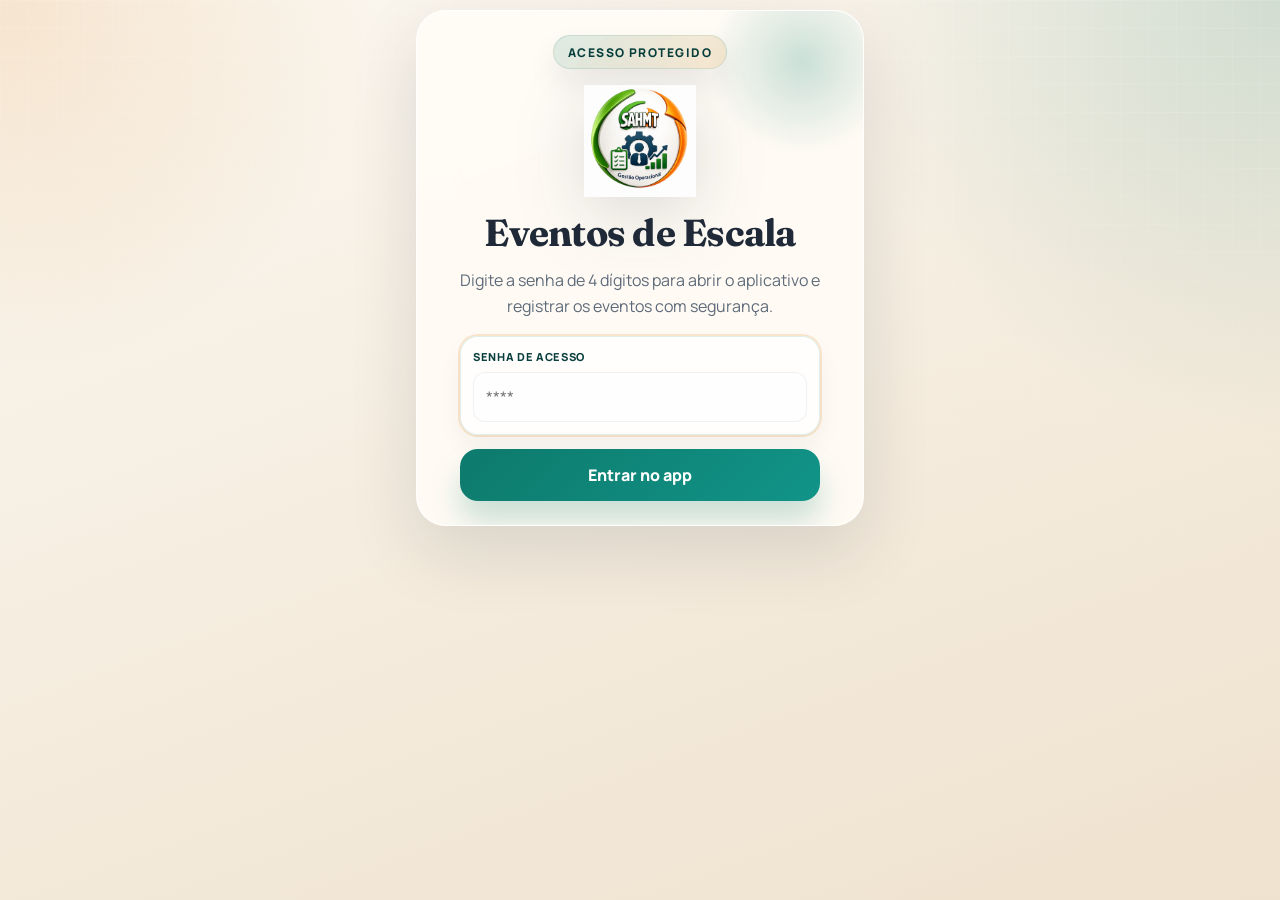
<file: eventos/index.html>
<!DOCTYPE html>
<html lang="pt-BR">
  <head>
    <meta charset="utf-8" />
    <meta name="viewport" content="width=device-width, initial-scale=1" />
    <meta name="theme-color" content="#0f766e" />
    <meta
      name="description"
      content="PWA para registrar eventos de escala com envio em tempo real para o Google Sheets."
    />
    <link rel="manifest" href="manifest.webmanifest" />
    <link rel="icon" href="assets/icon-192.png" sizes="192x192" />
    <link rel="apple-touch-icon" href="assets/icon-192.png" />
    <link rel="preconnect" href="https://fonts.googleapis.com" />
    <link rel="preconnect" href="https://fonts.gstatic.com" crossorigin />
    <link
      href="https://fonts.googleapis.com/css2?family=Fraunces:wght@600;700&family=Manrope:wght@400;500;700;800&display=swap"
      rel="stylesheet"
    />
    <title>Eventos de Escala</title>
    <link rel="stylesheet" href="styles.css" />
  </head>
  <body>
    <main class="app-shell">
      <section class="auth-card" id="authCard">
        <div class="hero-badge">Acesso protegido</div>
        <img class="hero-logo auth-logo" src="assets/hero-icon.png" alt="Gestão Operacional" />
        <h1>Eventos de Escala</h1>
        <p class="auth-copy">
          Digite a senha de 4 dígitos para abrir o aplicativo e registrar os eventos com segurança.
        </p>
        <form id="authForm" class="auth-form" novalidate>
          <label class="field field-accent-a auth-field">
            <span>Senha de acesso</span>
            <input
              id="passwordInput"
              name="password"
              type="password"
              inputmode="numeric"
              pattern="[0-9]*"
              maxlength="4"
              placeholder="****"
              required
            />
          </label>
          <button type="submit" id="unlockButton">Entrar no app</button>
        </form>
      </section>

      <div id="appContent" class="hidden">
        <section class="hero-card">
          <img class="hero-logo" src="assets/hero-icon.png" alt="Gestão Operacional" />
          <h1>Eventos de Escala</h1>
        </section>

        <section class="install-card" id="installCard">
          <div>
            <p class="queue-title">Instalar no smartphone</p>
            <p class="queue-copy" id="installHelpText">
              Adicione este app à tela inicial para usar como aplicativo no celular.
            </p>
          </div>
          <button type="button" id="installButton" class="secondary-button">
            Instalar aplicativo
          </button>
        </section>

        <section class="form-card">
          <div class="section-heading">
            <p class="queue-title">Lançamento do evento</p>
          </div>

          <form id="eventForm" novalidate>
            <div class="field-grid">
              <label class="field field-accent-a">
                <span>Data do Evento</span>
                <input id="data" name="data" type="date" required />
              </label>

              <label class="field field-accent-b">
                <span>Tipo de Evento</span>
                <select id="evento" name="evento" required></select>
              </label>

              <label class="field field-accent-a hidden" id="eventoOutroField">
                <span>Descrição do evento</span>
                <input
                  id="eventoOutro"
                  name="eventoOutro"
                  type="text"
                  maxlength="120"
                  placeholder="Descreva o evento"
                />
              </label>

              <label class="field field-accent-b hidden" id="atrasoTempoField">
                <span>Múltiplo do atraso</span>
                <select id="atrasoTempo" name="atrasoTempo"></select>
              </label>

              <label class="field field-accent-a" id="ausenteField">
                <span>Membro Ausente/Atrasado</span>
                <select id="ausente" name="ausente" required></select>
              </label>

              <label class="field field-accent-b" id="presenteField">
                <span>Substituto</span>
                <select id="presente" name="presente" required></select>
              </label>

              <label class="field field-accent-a" id="turnoField">
                <span>Turno</span>
                <select id="turno" name="turno" required></select>
              </label>

              <label class="field field-accent-b" id="devedorField">
                <span>Pagador</span>
                <select id="devedor" name="devedor" required></select>
              </label>
            </div>

            <label class="field field-accent-a field-wide" id="credorField">
              <span>Credor</span>
              <input id="credorResultado" name="credorResultado" type="text" readonly value="Caixinha" />
            </label>

            <div class="actions">
              <button type="submit" id="submitButton">
                <span class="submit-alert">ATENÇÃO</span>
                <span class="submit-main">Registrar evento</span>
                <span class="submit-sub">Confira os dados antes do envio!</span>
              </button>
            </div>
          </form>
        </section>

        <section class="queue-card">
          <div>
            <p class="queue-title">Fila offline</p>
            <p class="queue-copy">
              Se a internet cair, o app guarda os registros e tenta reenviar depois.
            </p>
          </div>
          <strong id="queueCount">0 pendente(s)</strong>
        </section>

        <div class="queue-action">
          <button type="button" id="syncButton" class="secondary-button">
            Reenviar pendentes
          </button>
        </div>

        <section class="history-card">
          <div class="history-head">
            <div>
              <p class="queue-title">Último registro sincronizado</p>
              <p class="queue-copy">
                Confirmação visual do último conteúdo encontrado diretamente na planilha.
              </p>
            </div>
          </div>
          <div id="latestSyncedCard" class="history-list"></div>
        </section>

        <div class="notes-action">
          <button type="button" id="annotationsButton" class="secondary-button report-button">
            Abrir anotações do dia
          </button>
        </div>

        <div class="notes-action">
          <button type="button" id="notesRemindersButton" class="secondary-button report-button">
            Lembretes das anotações
          </button>
        </div>

        <section class="monthly-card hidden" id="annotationsSection">
          <div class="history-head">
            <div>
              <p class="queue-title">Anotações do Dia</p>
              <p class="queue-copy">
                A área sempre abre pronta para uma nova anotação e envia o conteúdo para a aba `ANOTACOES`.
              </p>
            </div>
          </div>

          <form id="annotationsForm" class="annotations-form" novalidate>
            <label class="field field-accent-b annotations-field">
              <span>Notas</span>
              <textarea
                id="annotationText"
                name="annotationText"
                rows="7"
                maxlength="4000"
                placeholder="Digite aqui as anotações do dia"
                required
              ></textarea>
            </label>

            <div class="actions">
              <button type="submit" id="saveAnnotationButton">Salvar anotações</button>
            </div>
          </form>

          <div class="section-close-action">
            <button type="button" id="closeAnnotationsButton" class="secondary-button report-button">
              Ocultar anotações do dia
            </button>
          </div>
        </section>

        <section class="monthly-card hidden" id="notesRemindersSection">
          <div class="history-head">
            <div>
              <p class="queue-title">Lembretes das Anotações</p>
              <p class="queue-copy">
                Escolha o mês e, se quiser, um dia específico para revisar rapidamente as anotações salvas.
              </p>
            </div>
          </div>

          <div class="monthly-toolbar">
            <label class="field field-accent-b monthly-field">
              <span>Mês das anotações</span>
              <select id="notesMonthSelect" name="notesMonthSelect"></select>
            </label>

            <label class="field field-accent-a monthly-field">
              <span>Dia da anotação</span>
              <input id="notesDateFilter" name="notesDateFilter" type="date" />
            </label>
          </div>

          <div class="monthly-summary" id="notesMonthInfo">Nenhum mês disponível.</div>
          <div id="notesRemindersList" class="monthly-records-list"></div>

          <div class="section-close-action">
            <button type="button" id="closeNotesRemindersButton" class="secondary-button report-button">
              Ocultar lembretes das anotações
            </button>
          </div>
        </section>

        <div class="report-action">
          <button type="button" id="summaryToggleButton" class="secondary-button report-button">
            Abrir resumo mensal
          </button>
        </div>

        <section class="monthly-card hidden" id="summarySection">
          <div class="history-head">
            <div>
              <p class="queue-title">Resumo Mensal</p>
              <p class="queue-copy">
                Visualize as relações de pagamento do mês escolhido e gere um PDF para compartilhamento.
              </p>
            </div>
          </div>

          <div class="monthly-toolbar">
            <label class="field field-accent-a monthly-field">
              <span>Mês de referência</span>
              <select id="summaryMonthSelect" name="summaryMonthSelect"></select>
            </label>
          </div>

          <div class="monthly-summary" id="summaryMonthInfo">Nenhum mês disponível.</div>
          <div id="monthlySummaryList" class="monthly-records-list"></div>

          <div class="section-close-action">
            <button type="button" id="summaryShareButton" class="secondary-button report-button">
              Enviar PDF no WhatsApp
            </button>
          </div>
        </section>
      </div>
    </main>

    <div class="sr-only" aria-live="polite">
      <span class="status-dot" id="connectionDot"></span>
      <span id="connectionText">Carregando status...</span>
    </div>

    <div id="toast" class="toast" role="status" aria-live="polite"></div>

    <script src="config.js"></script>
    <script src="app.js" type="module"></script>
  </body>
</html>
</file>
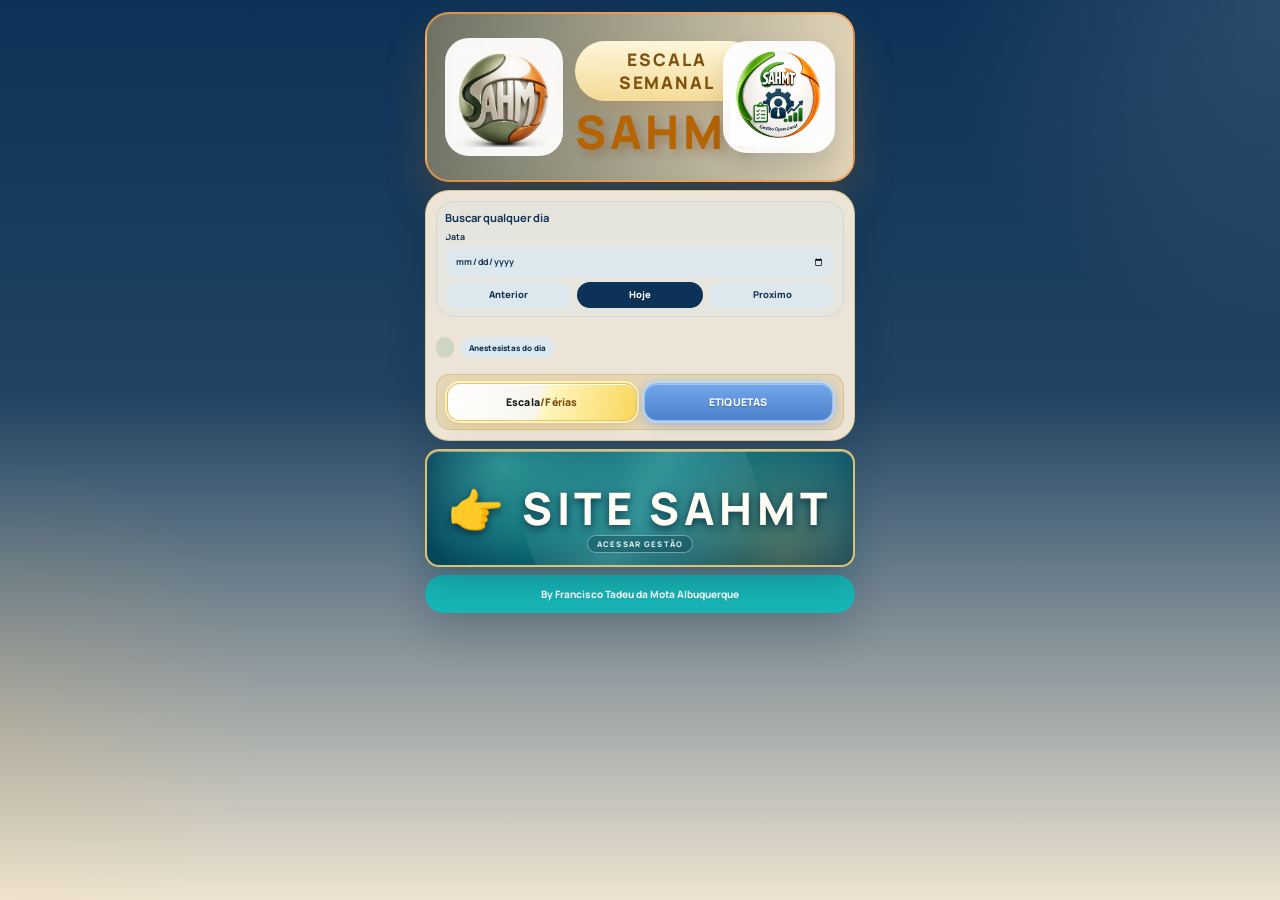
<file: atualizar-v2.html>
<!DOCTYPE html>
<html lang="pt-BR">
<head>
  <meta charset="UTF-8">
  <meta name="viewport" content="width=device-width, initial-scale=1.0">
  <title>SAHMT</title>
  <meta name="theme-color" content="#0d3257">
  <meta name="description" content="Agenda SAHMT com escala diaria, ferias da semana e acesso rapido por data.">
  <link rel="manifest" href="./manifest.webmanifest">
  <link rel="apple-touch-icon" href="./icons/icon-192.png">
  <link rel="preconnect" href="https://fonts.googleapis.com">
  <link rel="preconnect" href="https://fonts.gstatic.com" crossorigin>
  <link href="https://fonts.googleapis.com/css2?family=Manrope:wght@400;500;700;800&display=swap" rel="stylesheet">
  <link rel="stylesheet" href="./styles.css">
</head>
<body>
  <div class="page-shell">
    <main class="app-frame">
      <section class="hero-card">
        <a
          class="hero-logo-wrap hero-logo-link"
          href="https://anestesiahmtforms.github.io/"
          target="_blank"
          rel="noopener noreferrer"
          aria-label="Abrir pagina Anestesia HMT Forms"
        >
          <img src="./sahmt_option1_clean.png" alt="Logo SAHMT" class="hero-logo">
        </a>
        <div class="hero-copy">
          <span class="hero-kicker">Escala semanal</span>
          <h1>SAHMT</h1>
        </div>
        <button
          id="eventsLauncher"
          class="hero-side-icon"
          type="button"
          aria-label="Abrir app Gestao Operacional"
        >
          <img src="./gestao_operacional.png" alt="Gestao Operacional" class="hero-side-icon__image">
        </button>
      </section>

      <section id="scheduleCard" class="panel-card schedule-card">
        <section class="search-banner">
          <div class="card-header">
            <div>
              <p class="card-title">Buscar qualquer dia</p>
            </div>
            <p id="rangeLabel" class="range-label"></p>
          </div>

          <div id="outOfRangeNotice" class="notice hidden">
            A data escolhida nao esta na escala.
          </div>

          <div class="controls-grid">
            <label class="date-field" for="dateInput">
              <span>Data</span>
              <input id="dateInput" type="date">
            </label>

            <button id="installButton" class="install-banner hidden" type="button">
              Instalar app na tela do smartphone
            </button>

            <div class="quick-actions">
              <button id="prevButton" class="soft-button" type="button">Anterior</button>
              <button id="todayButton" class="primary-button" type="button">Hoje</button>
              <button id="nextButton" class="soft-button" type="button">Proximo</button>
            </div>
          </div>
        </section>

        <div class="schedule-top">
          <div>
            <p id="scheduleHeading" class="eyebrow"></p>
            <h2 id="formattedDate" class="date-title"></h2>
          </div>
          <span id="todayBadge" class="today-badge hidden">Hoje</span>
        </div>

        <div class="badge-row">
          <span id="weekdayBadge" class="capsule capsule-green"></span>
          <span class="capsule capsule-blue">Anestesistas do dia</span>
        </div>

        <div id="emptyState" class="empty-state hidden">
          Sem escala cadastrada para esta data.
        </div>

        <div id="siglasGrid" class="siglas-grid"></div>

        <section id="vacationCard" class="sub-banner vacation-banner">
          <div class="vacation-banner__actions">
            <a
              class="vacation-file-link vacation-file-link--scale"
              href="./escala-ferias.html"
              aria-label="Abrir escala e ferias 2026"
            ><span class="vacation-file-link__scale">Escala</span><span class="vacation-file-link__vacation">/F&eacute;rias</span></a>
            <a
              class="vacation-file-link vacation-file-link--labels"
              href="https://anestesiahmtforms.github.io/anestesiahmtformsetiqueta.github.io/"
              target="_blank"
              rel="noopener noreferrer"
              aria-label="Abrir aplicativo de etiquetas"
            >ETIQUETAS</a>
          </div>
        </section>
      </section>

      <a id="siteBanner" class="site-banner" href="#" target="_blank" rel="noopener noreferrer">👉 SITE SAHMT</a>

      <footer class="footer-banner">
        By Francisco Tadeu da Mota Albuquerque
      </footer>
    </main>
  </div>

  <div id="contactModal" class="contact-modal hidden" aria-hidden="true">
    <div id="contactBackdrop" class="contact-modal__backdrop"></div>
    <section class="contact-sheet" role="dialog" aria-modal="true" aria-labelledby="contactTitle">
      <div class="contact-sheet__header">
        <div>
          <p id="contactKicker" class="contact-sheet__kicker">Sigla selecionada</p>
          <h2 id="contactTitle">Contato SAHMT</h2>
        </div>
        <button id="closeContactModal" class="contact-sheet__close" type="button" aria-label="Fechar contato">Fechar</button>
      </div>

      <p id="contactSummary" class="contact-sheet__summary"></p>
      <div id="contactList" class="contact-list"></div>
    </section>
  </div>

  <div id="eventsModal" class="events-modal hidden" aria-hidden="true">
    <div id="eventsBackdrop" class="events-modal__backdrop"></div>
    <section class="events-sheet" role="dialog" aria-modal="true" aria-labelledby="eventsTitle">
      <div class="events-sheet__header">
        <div>
          <h2 id="eventsTitle">Gestao Operacional</h2>
        </div>
        <button id="closeEventsModal" class="events-sheet__close" type="button" aria-label="Fechar Gestao Operacional">Fechar</button>
      </div>

      <div class="events-frame-wrap">
        <iframe
          id="eventsFrame"
          class="events-frame"
          title="Gestao Operacional SAHMT"
          loading="lazy"
          referrerpolicy="strict-origin-when-cross-origin"
          allow="clipboard-read; clipboard-write"
        ></iframe>
      </div>
    </section>
  </div>

  <div id="noticeModal" class="notice-modal hidden" aria-hidden="true">
    <div class="notice-modal__backdrop"></div>
    <section class="notice-card" role="dialog" aria-modal="true" aria-labelledby="noticeTitle">
      <div class="notice-card__glow"></div>
      <p id="noticeEyebrow" class="notice-card__eyebrow"></p>
      <h2 id="noticeTitle"></h2>
      <p id="noticeMessage" class="notice-card__message"></p>
      <div class="notice-card__footer">
        <p id="noticeCountdown" class="notice-card__countdown" aria-live="polite"></p>
        <button id="closeNoticeModal" class="notice-card__close" type="button" disabled>Fechar aviso</button>
      </div>
    </section>
  </div>

  <script src="./data.js?v=20260721-3"></script>
  <script src="./contacts.js?v=20260721-3"></script>
  <script src="./sync-config.js?v=20260721-3"></script>
  <script src="./notices.js?v=20260721-3"></script>
  <script src="./app.js?v=20260721-3"></script>
</body>
</html>
</file>
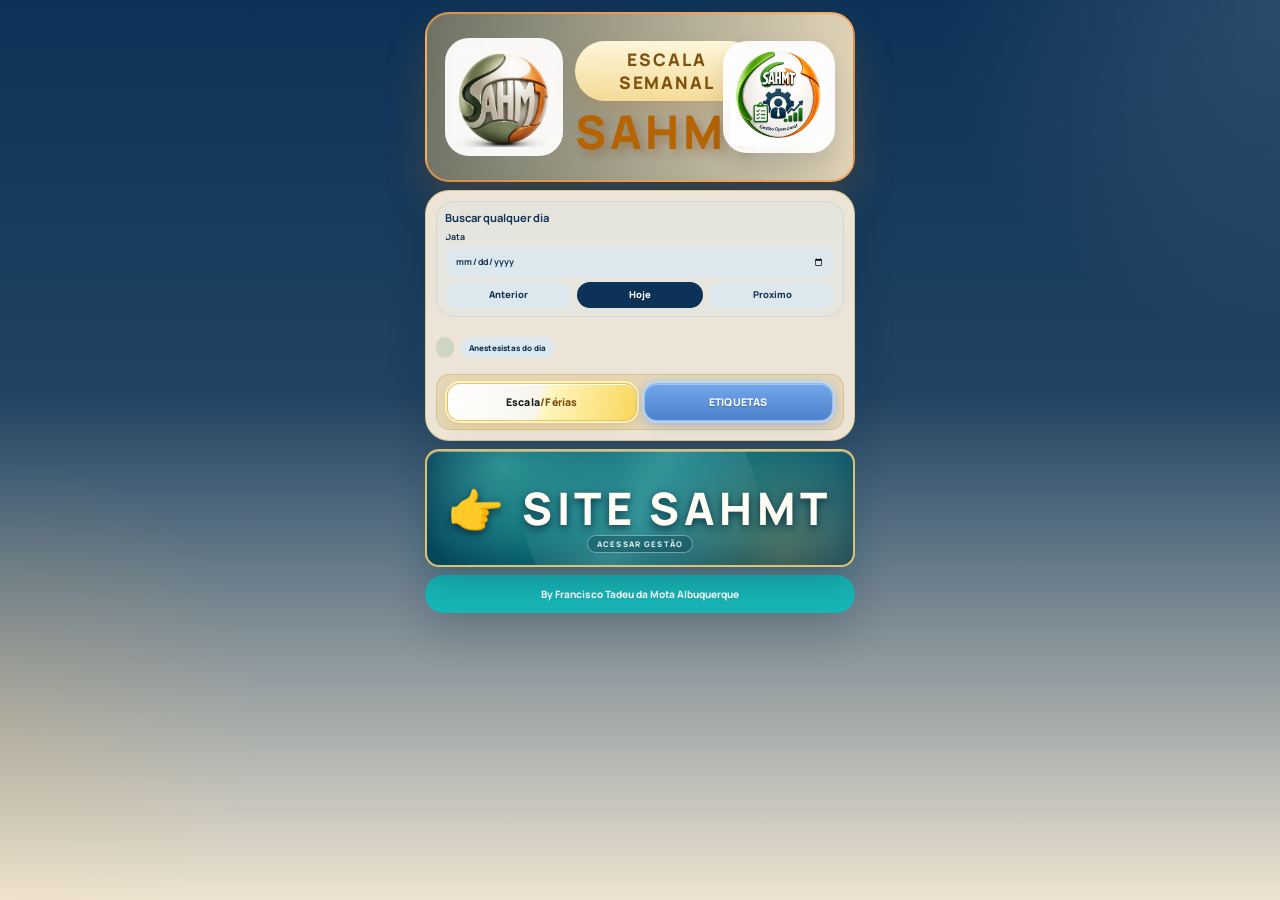
<file: atualizar-v3.html>
<!DOCTYPE html>
<html lang="pt-BR">
<head>
  <meta charset="UTF-8">
  <meta name="viewport" content="width=device-width, initial-scale=1.0">
  <title>SAHMT</title>
  <meta name="theme-color" content="#0d3257">
  <meta name="description" content="Agenda SAHMT com escala diaria, ferias da semana e acesso rapido por data.">
  <link rel="manifest" href="./manifest.webmanifest">
  <link rel="apple-touch-icon" href="./icons/icon-192.png">
  <link rel="preconnect" href="https://fonts.googleapis.com">
  <link rel="preconnect" href="https://fonts.gstatic.com" crossorigin>
  <link href="https://fonts.googleapis.com/css2?family=Manrope:wght@400;500;700;800&display=swap" rel="stylesheet">
  <link rel="stylesheet" href="./styles.css">
</head>
<body>
  <div class="page-shell">
    <main class="app-frame">
      <section class="hero-card">
        <a
          class="hero-logo-wrap hero-logo-link"
          href="https://anestesiahmtforms.github.io/"
          target="_blank"
          rel="noopener noreferrer"
          aria-label="Abrir pagina Anestesia HMT Forms"
        >
          <img src="./sahmt_option1_clean.png" alt="Logo SAHMT" class="hero-logo">
        </a>
        <div class="hero-copy">
          <span class="hero-kicker">Escala semanal</span>
          <h1>SAHMT</h1>
        </div>
        <button
          id="eventsLauncher"
          class="hero-side-icon"
          type="button"
          aria-label="Abrir app Gestao Operacional"
        >
          <img src="./gestao_operacional.png" alt="Gestao Operacional" class="hero-side-icon__image">
        </button>
      </section>

      <section id="scheduleCard" class="panel-card schedule-card">
        <section class="search-banner">
          <div class="card-header">
            <div>
              <p class="card-title">Buscar qualquer dia</p>
            </div>
            <p id="rangeLabel" class="range-label"></p>
          </div>

          <div id="outOfRangeNotice" class="notice hidden">
            A data escolhida nao esta na escala.
          </div>

          <div class="controls-grid">
            <label class="date-field" for="dateInput">
              <span>Data</span>
              <input id="dateInput" type="date">
            </label>

            <button id="installButton" class="install-banner hidden" type="button">
              Instalar app na tela do smartphone
            </button>

            <div class="quick-actions">
              <button id="prevButton" class="soft-button" type="button">Anterior</button>
              <button id="todayButton" class="primary-button" type="button">Hoje</button>
              <button id="nextButton" class="soft-button" type="button">Proximo</button>
            </div>
          </div>
        </section>

        <div class="schedule-top">
          <div>
            <p id="scheduleHeading" class="eyebrow"></p>
            <h2 id="formattedDate" class="date-title"></h2>
          </div>
          <span id="todayBadge" class="today-badge hidden">Hoje</span>
        </div>

        <div class="badge-row">
          <span id="weekdayBadge" class="capsule capsule-green"></span>
          <span class="capsule capsule-blue">Anestesistas do dia</span>
        </div>

        <div id="emptyState" class="empty-state hidden">
          Sem escala cadastrada para esta data.
        </div>

        <div id="siglasGrid" class="siglas-grid"></div>

        <section id="vacationCard" class="sub-banner vacation-banner">
          <div class="vacation-banner__actions">
            <a
              class="vacation-file-link vacation-file-link--scale"
              href="./escala-ferias-2026-v2.pdf"
              aria-label="Abrir escala e ferias 2026"
            ><span class="vacation-file-link__scale">Escala</span><span class="vacation-file-link__vacation">/F&eacute;rias</span></a>
            <a
              class="vacation-file-link vacation-file-link--labels"
              href="https://anestesiahmtforms.github.io/anestesiahmtformsetiqueta.github.io/"
              target="_blank"
              rel="noopener noreferrer"
              aria-label="Abrir aplicativo de etiquetas"
            >ETIQUETAS</a>
          </div>
        </section>
      </section>

      <a id="siteBanner" class="site-banner" href="#" target="_blank" rel="noopener noreferrer">👉 SITE SAHMT</a>

      <footer class="footer-banner">
        By Francisco Tadeu da Mota Albuquerque
      </footer>
    </main>
  </div>

  <div id="contactModal" class="contact-modal hidden" aria-hidden="true">
    <div id="contactBackdrop" class="contact-modal__backdrop"></div>
    <section class="contact-sheet" role="dialog" aria-modal="true" aria-labelledby="contactTitle">
      <div class="contact-sheet__header">
        <div>
          <p id="contactKicker" class="contact-sheet__kicker">Sigla selecionada</p>
          <h2 id="contactTitle">Contato SAHMT</h2>
        </div>
        <button id="closeContactModal" class="contact-sheet__close" type="button" aria-label="Fechar contato">Fechar</button>
      </div>

      <p id="contactSummary" class="contact-sheet__summary"></p>
      <div id="contactList" class="contact-list"></div>
    </section>
  </div>

  <div id="eventsModal" class="events-modal hidden" aria-hidden="true">
    <div id="eventsBackdrop" class="events-modal__backdrop"></div>
    <section class="events-sheet" role="dialog" aria-modal="true" aria-labelledby="eventsTitle">
      <div class="events-sheet__header">
        <div>
          <h2 id="eventsTitle">Gestao Operacional</h2>
        </div>
        <button id="closeEventsModal" class="events-sheet__close" type="button" aria-label="Fechar Gestao Operacional">Fechar</button>
      </div>

      <div class="events-frame-wrap">
        <iframe
          id="eventsFrame"
          class="events-frame"
          title="Gestao Operacional SAHMT"
          loading="lazy"
          referrerpolicy="strict-origin-when-cross-origin"
          allow="clipboard-read; clipboard-write"
        ></iframe>
      </div>
    </section>
  </div>

  <div id="noticeModal" class="notice-modal hidden" aria-hidden="true">
    <div class="notice-modal__backdrop"></div>
    <section class="notice-card" role="dialog" aria-modal="true" aria-labelledby="noticeTitle">
      <div class="notice-card__glow"></div>
      <p id="noticeEyebrow" class="notice-card__eyebrow"></p>
      <h2 id="noticeTitle"></h2>
      <p id="noticeMessage" class="notice-card__message"></p>
      <div class="notice-card__footer">
        <p id="noticeCountdown" class="notice-card__countdown" aria-live="polite"></p>
        <button id="closeNoticeModal" class="notice-card__close" type="button" disabled>Fechar aviso</button>
      </div>
    </section>
  </div>

  <script src="./data.js?v=20260721-4"></script>
  <script src="./contacts.js?v=20260721-4"></script>
  <script src="./sync-config.js?v=20260721-4"></script>
  <script src="./notices.js?v=20260721-4"></script>
  <script src="./app.js?v=20260721-4"></script>
</body>
</html>
</file>
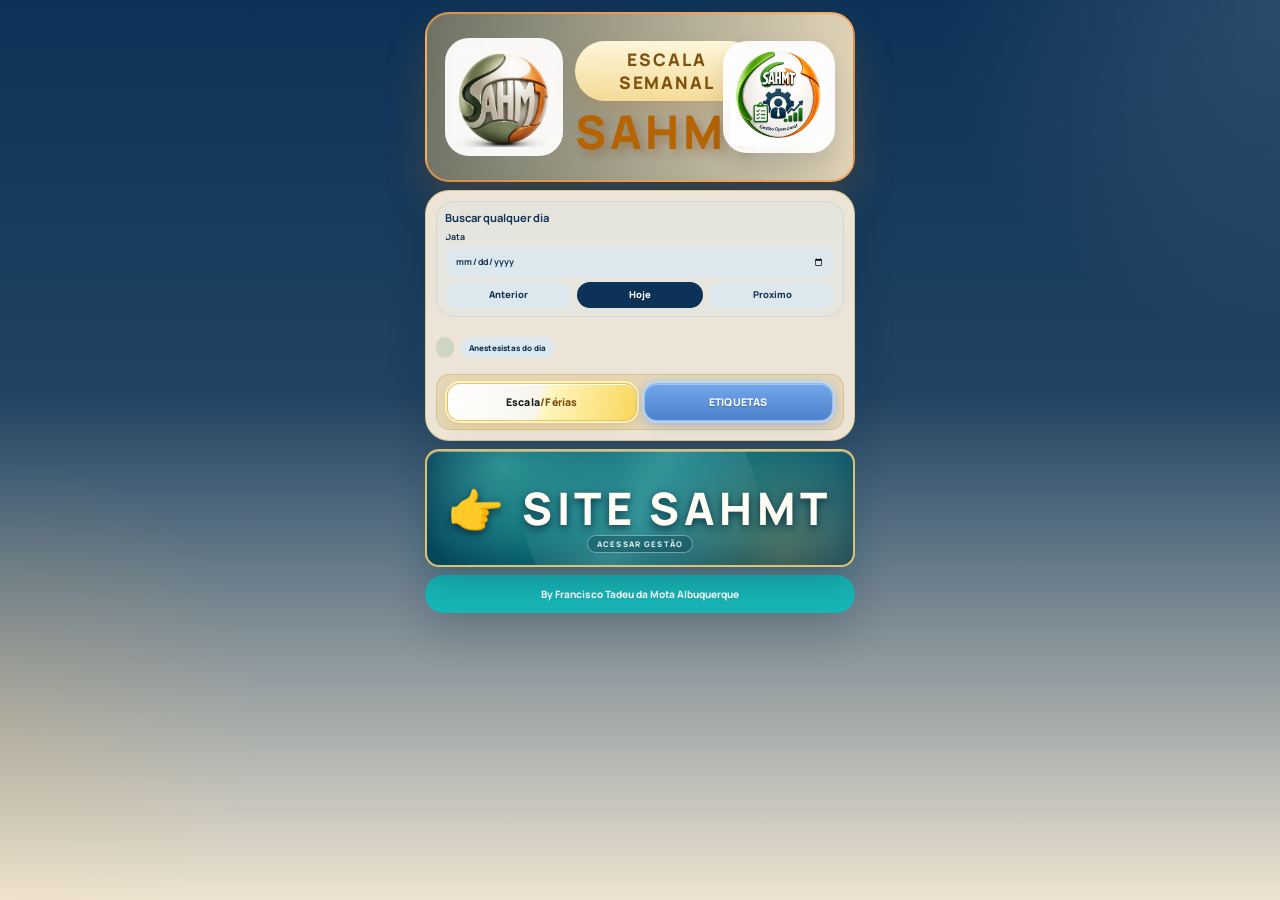
<file: atualizar-v4.html>
<!DOCTYPE html>
<html lang="pt-BR">
<head>
  <meta charset="UTF-8">
  <meta name="viewport" content="width=device-width, initial-scale=1.0">
  <title>SAHMT</title>
  <meta name="theme-color" content="#0d3257">
  <meta name="description" content="Agenda SAHMT com escala diaria, ferias da semana e acesso rapido por data.">
  <link rel="manifest" href="./manifest.webmanifest">
  <link rel="apple-touch-icon" href="./icons/icon-192.png">
  <link rel="preconnect" href="https://fonts.googleapis.com">
  <link rel="preconnect" href="https://fonts.gstatic.com" crossorigin>
  <link href="https://fonts.googleapis.com/css2?family=Manrope:wght@400;500;700;800&display=swap" rel="stylesheet">
  <link rel="stylesheet" href="./styles.css">
</head>
<body>
  <div class="page-shell">
    <main class="app-frame">
      <section class="hero-card">
        <a
          class="hero-logo-wrap hero-logo-link"
          href="https://anestesiahmtforms.github.io/"
          target="_blank"
          rel="noopener noreferrer"
          aria-label="Abrir pagina Anestesia HMT Forms"
        >
          <img src="./sahmt_option1_clean.png" alt="Logo SAHMT" class="hero-logo">
        </a>
        <div class="hero-copy">
          <span class="hero-kicker">Escala semanal</span>
          <h1>SAHMT</h1>
        </div>
        <button
          id="eventsLauncher"
          class="hero-side-icon"
          type="button"
          aria-label="Abrir app Gestao Operacional"
        >
          <img src="./gestao_operacional.png" alt="Gestao Operacional" class="hero-side-icon__image">
        </button>
      </section>

      <section id="scheduleCard" class="panel-card schedule-card">
        <section class="search-banner">
          <div class="card-header">
            <div>
              <p class="card-title">Buscar qualquer dia</p>
            </div>
            <p id="rangeLabel" class="range-label"></p>
          </div>

          <div id="outOfRangeNotice" class="notice hidden">
            A data escolhida nao esta na escala.
          </div>

          <div class="controls-grid">
            <label class="date-field" for="dateInput">
              <span>Data</span>
              <input id="dateInput" type="date">
            </label>

            <button id="installButton" class="install-banner hidden" type="button">
              Instalar app na tela do smartphone
            </button>

            <div class="quick-actions">
              <button id="prevButton" class="soft-button" type="button">Anterior</button>
              <button id="todayButton" class="primary-button" type="button">Hoje</button>
              <button id="nextButton" class="soft-button" type="button">Proximo</button>
            </div>
          </div>
        </section>

        <div class="schedule-top">
          <div>
            <p id="scheduleHeading" class="eyebrow"></p>
            <h2 id="formattedDate" class="date-title"></h2>
          </div>
          <span id="todayBadge" class="today-badge hidden">Hoje</span>
        </div>

        <div class="badge-row">
          <span id="weekdayBadge" class="capsule capsule-green"></span>
          <span class="capsule capsule-blue">Anestesistas do dia</span>
        </div>

        <div id="emptyState" class="empty-state hidden">
          Sem escala cadastrada para esta data.
        </div>

        <div id="siglasGrid" class="siglas-grid"></div>

        <section id="vacationCard" class="sub-banner vacation-banner">
          <div class="vacation-banner__actions">
            <a
              class="vacation-file-link vacation-file-link--scale"
              href="./escala-ferias-2026-v3.pdf"
              aria-label="Abrir escala e ferias 2026"
            ><span class="vacation-file-link__scale">Escala</span><span class="vacation-file-link__vacation">/F&eacute;rias</span></a>
            <a
              class="vacation-file-link vacation-file-link--labels"
              href="https://anestesiahmtforms.github.io/anestesiahmtformsetiqueta.github.io/"
              target="_blank"
              rel="noopener noreferrer"
              aria-label="Abrir aplicativo de etiquetas"
            >ETIQUETAS</a>
          </div>
        </section>
      </section>

      <a id="siteBanner" class="site-banner" href="#" target="_blank" rel="noopener noreferrer">👉 SITE SAHMT</a>

      <footer class="footer-banner">
        By Francisco Tadeu da Mota Albuquerque
      </footer>
    </main>
  </div>

  <div id="contactModal" class="contact-modal hidden" aria-hidden="true">
    <div id="contactBackdrop" class="contact-modal__backdrop"></div>
    <section class="contact-sheet" role="dialog" aria-modal="true" aria-labelledby="contactTitle">
      <div class="contact-sheet__header">
        <div>
          <p id="contactKicker" class="contact-sheet__kicker">Sigla selecionada</p>
          <h2 id="contactTitle">Contato SAHMT</h2>
        </div>
        <button id="closeContactModal" class="contact-sheet__close" type="button" aria-label="Fechar contato">Fechar</button>
      </div>

      <p id="contactSummary" class="contact-sheet__summary"></p>
      <div id="contactList" class="contact-list"></div>
    </section>
  </div>

  <div id="eventsModal" class="events-modal hidden" aria-hidden="true">
    <div id="eventsBackdrop" class="events-modal__backdrop"></div>
    <section class="events-sheet" role="dialog" aria-modal="true" aria-labelledby="eventsTitle">
      <div class="events-sheet__header">
        <div>
          <h2 id="eventsTitle">Gestao Operacional</h2>
        </div>
        <button id="closeEventsModal" class="events-sheet__close" type="button" aria-label="Fechar Gestao Operacional">Fechar</button>
      </div>

      <div class="events-frame-wrap">
        <iframe
          id="eventsFrame"
          class="events-frame"
          title="Gestao Operacional SAHMT"
          loading="lazy"
          referrerpolicy="strict-origin-when-cross-origin"
          allow="clipboard-read; clipboard-write"
        ></iframe>
      </div>
    </section>
  </div>

  <div id="noticeModal" class="notice-modal hidden" aria-hidden="true">
    <div class="notice-modal__backdrop"></div>
    <section class="notice-card" role="dialog" aria-modal="true" aria-labelledby="noticeTitle">
      <div class="notice-card__glow"></div>
      <p id="noticeEyebrow" class="notice-card__eyebrow"></p>
      <h2 id="noticeTitle"></h2>
      <p id="noticeMessage" class="notice-card__message"></p>
      <div class="notice-card__footer">
        <p id="noticeCountdown" class="notice-card__countdown" aria-live="polite"></p>
        <button id="closeNoticeModal" class="notice-card__close" type="button" disabled>Fechar aviso</button>
      </div>
    </section>
  </div>

  <script src="./data.js?v=20260721-5"></script>
  <script src="./contacts.js?v=20260721-5"></script>
  <script src="./sync-config.js?v=20260721-5"></script>
  <script src="./notices.js?v=20260721-5"></script>
  <script src="./app.js?v=20260721-5"></script>
</body>
</html>
</file>
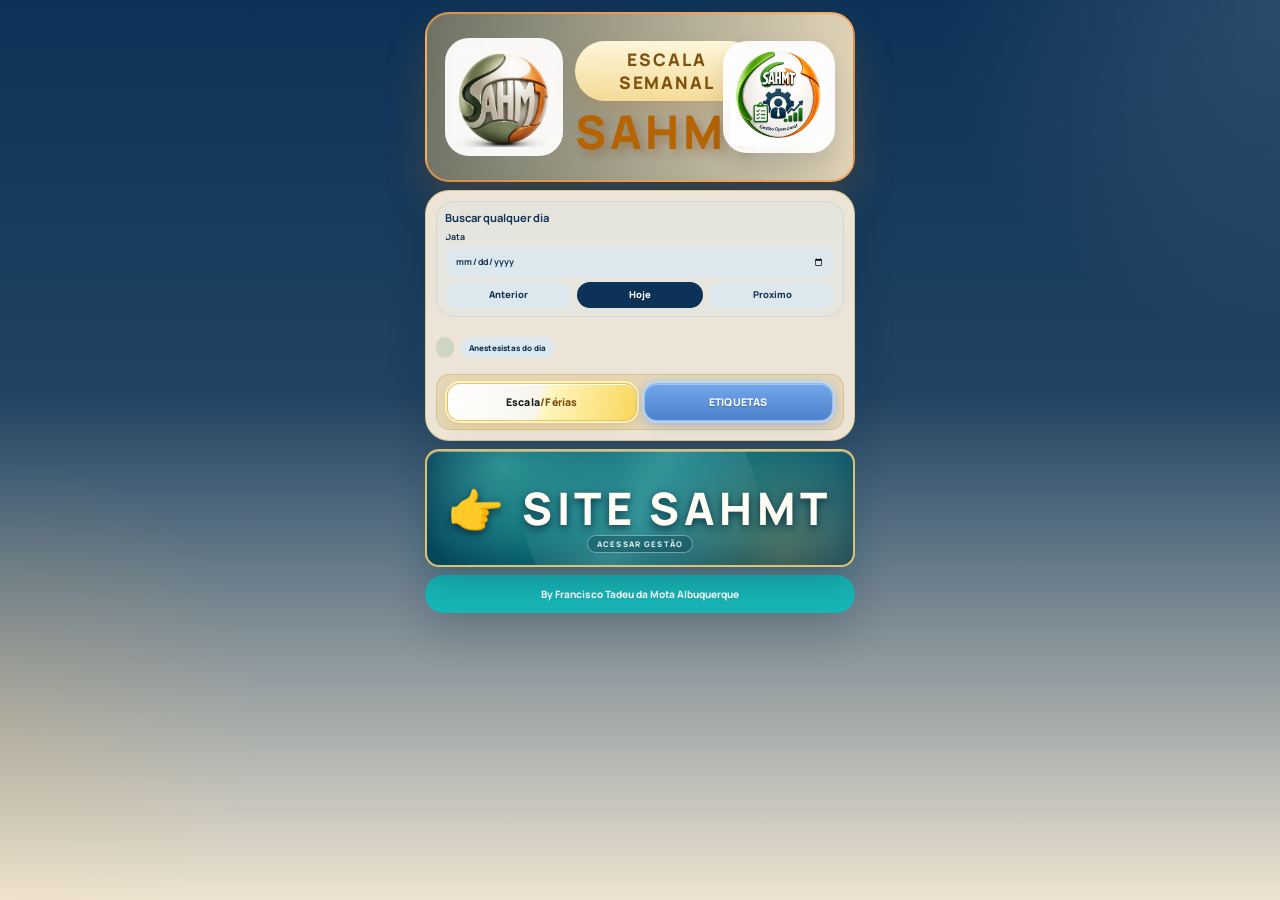
<file: atualizar-v5.html>
<!DOCTYPE html>
<html lang="pt-BR">
<head>
  <meta charset="UTF-8">
  <meta name="viewport" content="width=device-width, initial-scale=1.0">
  <title>SAHMT</title>
  <meta name="theme-color" content="#0d3257">
  <meta name="description" content="Agenda SAHMT com escala diaria, ferias da semana e acesso rapido por data.">
  <link rel="manifest" href="./manifest.webmanifest">
  <link rel="apple-touch-icon" href="./icons/icon-192.png">
  <link rel="preconnect" href="https://fonts.googleapis.com">
  <link rel="preconnect" href="https://fonts.gstatic.com" crossorigin>
  <link href="https://fonts.googleapis.com/css2?family=Manrope:wght@400;500;700;800&display=swap" rel="stylesheet">
  <link rel="stylesheet" href="./styles.css">
</head>
<body>
  <div class="page-shell">
    <main class="app-frame">
      <section class="hero-card">
        <a
          class="hero-logo-wrap hero-logo-link"
          href="https://anestesiahmtforms.github.io/"
          target="_blank"
          rel="noopener noreferrer"
          aria-label="Abrir pagina Anestesia HMT Forms"
        >
          <img src="./sahmt_option1_clean.png" alt="Logo SAHMT" class="hero-logo">
        </a>
        <div class="hero-copy">
          <span class="hero-kicker">Escala semanal</span>
          <h1>SAHMT</h1>
        </div>
        <button
          id="eventsLauncher"
          class="hero-side-icon"
          type="button"
          aria-label="Abrir app Gestao Operacional"
        >
          <img src="./gestao_operacional.png" alt="Gestao Operacional" class="hero-side-icon__image">
        </button>
      </section>

      <section id="scheduleCard" class="panel-card schedule-card">
        <section class="search-banner">
          <div class="card-header">
            <div>
              <p class="card-title">Buscar qualquer dia</p>
            </div>
            <p id="rangeLabel" class="range-label"></p>
          </div>

          <div id="outOfRangeNotice" class="notice hidden">
            A data escolhida nao esta na escala.
          </div>

          <div class="controls-grid">
            <label class="date-field" for="dateInput">
              <span>Data</span>
              <input id="dateInput" type="date">
            </label>

            <button id="installButton" class="install-banner hidden" type="button">
              Instalar app na tela do smartphone
            </button>

            <div class="quick-actions">
              <button id="prevButton" class="soft-button" type="button">Anterior</button>
              <button id="todayButton" class="primary-button" type="button">Hoje</button>
              <button id="nextButton" class="soft-button" type="button">Proximo</button>
            </div>
          </div>
        </section>

        <div class="schedule-top">
          <div>
            <p id="scheduleHeading" class="eyebrow"></p>
            <h2 id="formattedDate" class="date-title"></h2>
          </div>
          <span id="todayBadge" class="today-badge hidden">Hoje</span>
        </div>

        <div class="badge-row">
          <span id="weekdayBadge" class="capsule capsule-green"></span>
          <span class="capsule capsule-blue">Anestesistas do dia</span>
        </div>

        <div id="emptyState" class="empty-state hidden">
          Sem escala cadastrada para esta data.
        </div>

        <div id="siglasGrid" class="siglas-grid"></div>

        <section id="vacationCard" class="sub-banner vacation-banner">
          <div class="vacation-banner__actions">
            <a
              class="vacation-file-link vacation-file-link--scale"
              href="./escala-ferias-imagens.html"
              aria-label="Abrir escala e ferias 2026 em imagens"
            ><span class="vacation-file-link__scale">Escala</span><span class="vacation-file-link__vacation">/F&eacute;rias</span></a>
            <a
              class="vacation-file-link vacation-file-link--labels"
              href="https://anestesiahmtforms.github.io/anestesiahmtformsetiqueta.github.io/"
              target="_blank"
              rel="noopener noreferrer"
              aria-label="Abrir aplicativo de etiquetas"
            >ETIQUETAS</a>
          </div>
        </section>
      </section>

      <a id="siteBanner" class="site-banner" href="#" target="_blank" rel="noopener noreferrer">👉 SITE SAHMT</a>

      <footer class="footer-banner">
        By Francisco Tadeu da Mota Albuquerque
      </footer>
    </main>
  </div>

  <div id="contactModal" class="contact-modal hidden" aria-hidden="true">
    <div id="contactBackdrop" class="contact-modal__backdrop"></div>
    <section class="contact-sheet" role="dialog" aria-modal="true" aria-labelledby="contactTitle">
      <div class="contact-sheet__header">
        <div>
          <p id="contactKicker" class="contact-sheet__kicker">Sigla selecionada</p>
          <h2 id="contactTitle">Contato SAHMT</h2>
        </div>
        <button id="closeContactModal" class="contact-sheet__close" type="button" aria-label="Fechar contato">Fechar</button>
      </div>

      <p id="contactSummary" class="contact-sheet__summary"></p>
      <div id="contactList" class="contact-list"></div>
    </section>
  </div>

  <div id="eventsModal" class="events-modal hidden" aria-hidden="true">
    <div id="eventsBackdrop" class="events-modal__backdrop"></div>
    <section class="events-sheet" role="dialog" aria-modal="true" aria-labelledby="eventsTitle">
      <div class="events-sheet__header">
        <div>
          <h2 id="eventsTitle">Gestao Operacional</h2>
        </div>
        <button id="closeEventsModal" class="events-sheet__close" type="button" aria-label="Fechar Gestao Operacional">Fechar</button>
      </div>

      <div class="events-frame-wrap">
        <iframe
          id="eventsFrame"
          class="events-frame"
          title="Gestao Operacional SAHMT"
          loading="lazy"
          referrerpolicy="strict-origin-when-cross-origin"
          allow="clipboard-read; clipboard-write"
        ></iframe>
      </div>
    </section>
  </div>

  <div id="noticeModal" class="notice-modal hidden" aria-hidden="true">
    <div class="notice-modal__backdrop"></div>
    <section class="notice-card" role="dialog" aria-modal="true" aria-labelledby="noticeTitle">
      <div class="notice-card__glow"></div>
      <p id="noticeEyebrow" class="notice-card__eyebrow"></p>
      <h2 id="noticeTitle"></h2>
      <p id="noticeMessage" class="notice-card__message"></p>
      <div class="notice-card__footer">
        <p id="noticeCountdown" class="notice-card__countdown" aria-live="polite"></p>
        <button id="closeNoticeModal" class="notice-card__close" type="button" disabled>Fechar aviso</button>
      </div>
    </section>
  </div>

  <script src="./data.js?v=20260803-1"></script>
  <script src="./contacts.js?v=20260803-1"></script>
  <script src="./sync-config.js?v=20260803-1"></script>
  <script src="./notices.js?v=20260803-1"></script>
  <script src="./app.js?v=20260803-1"></script>
</body>
</html>
</file>
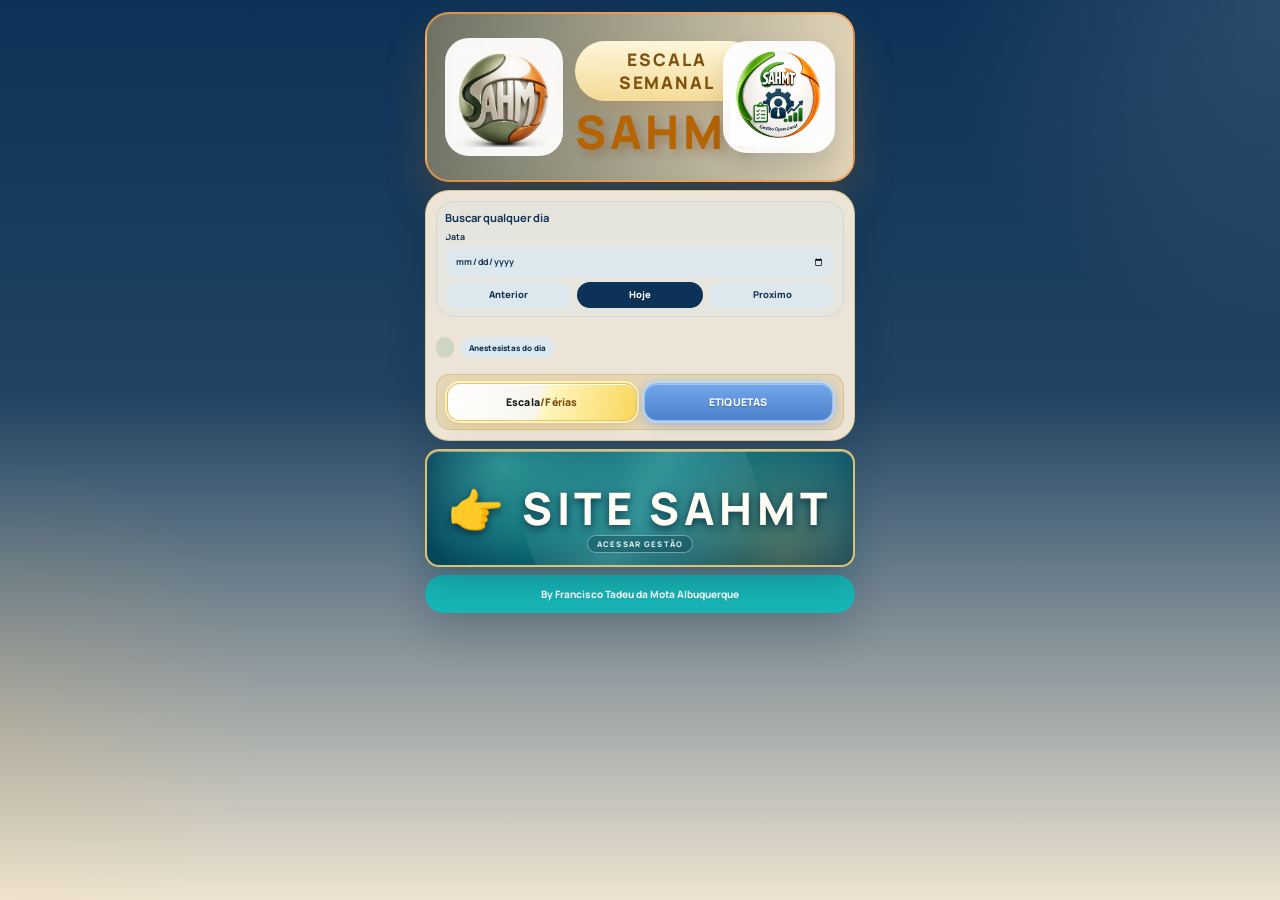
<file: atualizar-v6.html>
<!DOCTYPE html>
<html lang="pt-BR">
<head>
  <meta charset="UTF-8">
  <meta name="viewport" content="width=device-width, initial-scale=1.0">
  <title>SAHMT</title>
  <meta name="theme-color" content="#0d3257">
  <meta name="description" content="Agenda SAHMT com escala diaria, ferias da semana e acesso rapido por data.">
  <link rel="manifest" href="./manifest.webmanifest">
  <link rel="apple-touch-icon" href="./icons/icon-192.png">
  <link rel="preconnect" href="https://fonts.googleapis.com">
  <link rel="preconnect" href="https://fonts.gstatic.com" crossorigin>
  <link href="https://fonts.googleapis.com/css2?family=Manrope:wght@400;500;700;800&display=swap" rel="stylesheet">
  <link rel="stylesheet" href="./styles.css">
</head>
<body>
  <div class="page-shell">
    <main class="app-frame">
      <section class="hero-card">
        <a
          class="hero-logo-wrap hero-logo-link"
          href="https://anestesiahmtforms.github.io/"
          target="_blank"
          rel="noopener noreferrer"
          aria-label="Abrir pagina Anestesia HMT Forms"
        >
          <img src="./sahmt_option1_clean.png" alt="Logo SAHMT" class="hero-logo">
        </a>
        <div class="hero-copy">
          <span class="hero-kicker">Escala semanal</span>
          <h1>SAHMT</h1>
        </div>
        <button
          id="eventsLauncher"
          class="hero-side-icon"
          type="button"
          aria-label="Abrir app Gestao Operacional"
        >
          <img src="./gestao_operacional.png" alt="Gestao Operacional" class="hero-side-icon__image">
        </button>
      </section>

      <section id="scheduleCard" class="panel-card schedule-card">
        <section class="search-banner">
          <div class="card-header">
            <div>
              <p class="card-title">Buscar qualquer dia</p>
            </div>
            <p id="rangeLabel" class="range-label"></p>
          </div>

          <div id="outOfRangeNotice" class="notice hidden">
            A data escolhida nao esta na escala.
          </div>

          <div class="controls-grid">
            <label class="date-field" for="dateInput">
              <span>Data</span>
              <input id="dateInput" type="date">
            </label>

            <button id="installButton" class="install-banner hidden" type="button">
              Instalar app na tela do smartphone
            </button>

            <div class="quick-actions">
              <button id="prevButton" class="soft-button" type="button">Anterior</button>
              <button id="todayButton" class="primary-button" type="button">Hoje</button>
              <button id="nextButton" class="soft-button" type="button">Proximo</button>
            </div>
          </div>
        </section>

        <div class="schedule-top">
          <div>
            <p id="scheduleHeading" class="eyebrow"></p>
            <h2 id="formattedDate" class="date-title"></h2>
          </div>
          <span id="todayBadge" class="today-badge hidden">Hoje</span>
        </div>

        <div class="badge-row">
          <span id="weekdayBadge" class="capsule capsule-green"></span>
          <span class="capsule capsule-blue">Anestesistas do dia</span>
        </div>

        <div id="emptyState" class="empty-state hidden">
          Sem escala cadastrada para esta data.
        </div>

        <div id="siglasGrid" class="siglas-grid"></div>

        <section id="vacationCard" class="sub-banner vacation-banner">
          <div class="vacation-banner__actions">
            <a
              class="vacation-file-link vacation-file-link--scale"
              href="./escala-ferias-imagens.html"
              aria-label="Abrir escala e ferias 2026 em imagens"
            ><span class="vacation-file-link__scale">Escala</span><span class="vacation-file-link__vacation">/F&eacute;rias</span></a>
            <a
              class="vacation-file-link vacation-file-link--labels"
              href="https://anestesiahmtforms.github.io/anestesiahmtformsetiqueta.github.io/"
              target="_blank"
              rel="noopener noreferrer"
              aria-label="Abrir aplicativo de etiquetas"
            >ETIQUETAS</a>
          </div>
        </section>
      </section>

      <a id="siteBanner" class="site-banner" href="#" target="_blank" rel="noopener noreferrer">👉 SITE SAHMT</a>

      <footer class="footer-banner">
        By Francisco Tadeu da Mota Albuquerque
      </footer>
    </main>
  </div>

  <div id="contactModal" class="contact-modal hidden" aria-hidden="true">
    <div id="contactBackdrop" class="contact-modal__backdrop"></div>
    <section class="contact-sheet" role="dialog" aria-modal="true" aria-labelledby="contactTitle">
      <div class="contact-sheet__header">
        <div>
          <p id="contactKicker" class="contact-sheet__kicker">Sigla selecionada</p>
          <h2 id="contactTitle">Contato SAHMT</h2>
        </div>
        <button id="closeContactModal" class="contact-sheet__close" type="button" aria-label="Fechar contato">Fechar</button>
      </div>

      <p id="contactSummary" class="contact-sheet__summary"></p>
      <div id="contactList" class="contact-list"></div>
    </section>
  </div>

  <div id="eventsModal" class="events-modal hidden" aria-hidden="true">
    <div id="eventsBackdrop" class="events-modal__backdrop"></div>
    <section class="events-sheet" role="dialog" aria-modal="true" aria-labelledby="eventsTitle">
      <div class="events-sheet__header">
        <div>
          <h2 id="eventsTitle">Gestao Operacional</h2>
        </div>
        <button id="closeEventsModal" class="events-sheet__close" type="button" aria-label="Fechar Gestao Operacional">Fechar</button>
      </div>

      <div class="events-frame-wrap">
        <iframe
          id="eventsFrame"
          class="events-frame"
          title="Gestao Operacional SAHMT"
          loading="lazy"
          referrerpolicy="strict-origin-when-cross-origin"
          allow="clipboard-read; clipboard-write"
        ></iframe>
      </div>
    </section>
  </div>

  <div id="noticeModal" class="notice-modal hidden" aria-hidden="true">
    <div class="notice-modal__backdrop"></div>
    <section class="notice-card" role="dialog" aria-modal="true" aria-labelledby="noticeTitle">
      <div class="notice-card__glow"></div>
      <p id="noticeEyebrow" class="notice-card__eyebrow"></p>
      <h2 id="noticeTitle"></h2>
      <p id="noticeMessage" class="notice-card__message"></p>
      <div class="notice-card__footer">
        <p id="noticeCountdown" class="notice-card__countdown" aria-live="polite"></p>
        <button id="closeNoticeModal" class="notice-card__close" type="button" disabled>Fechar aviso</button>
      </div>
    </section>
  </div>

  <script src="./data.js?v=20260803-2"></script>
  <script src="./contacts.js?v=20260803-2"></script>
  <script src="./sync-config.js?v=20260803-2"></script>
  <script src="./notices.js?v=20260803-2"></script>
  <script src="./app.js?v=20260803-2"></script>
</body>
</html>
</file>
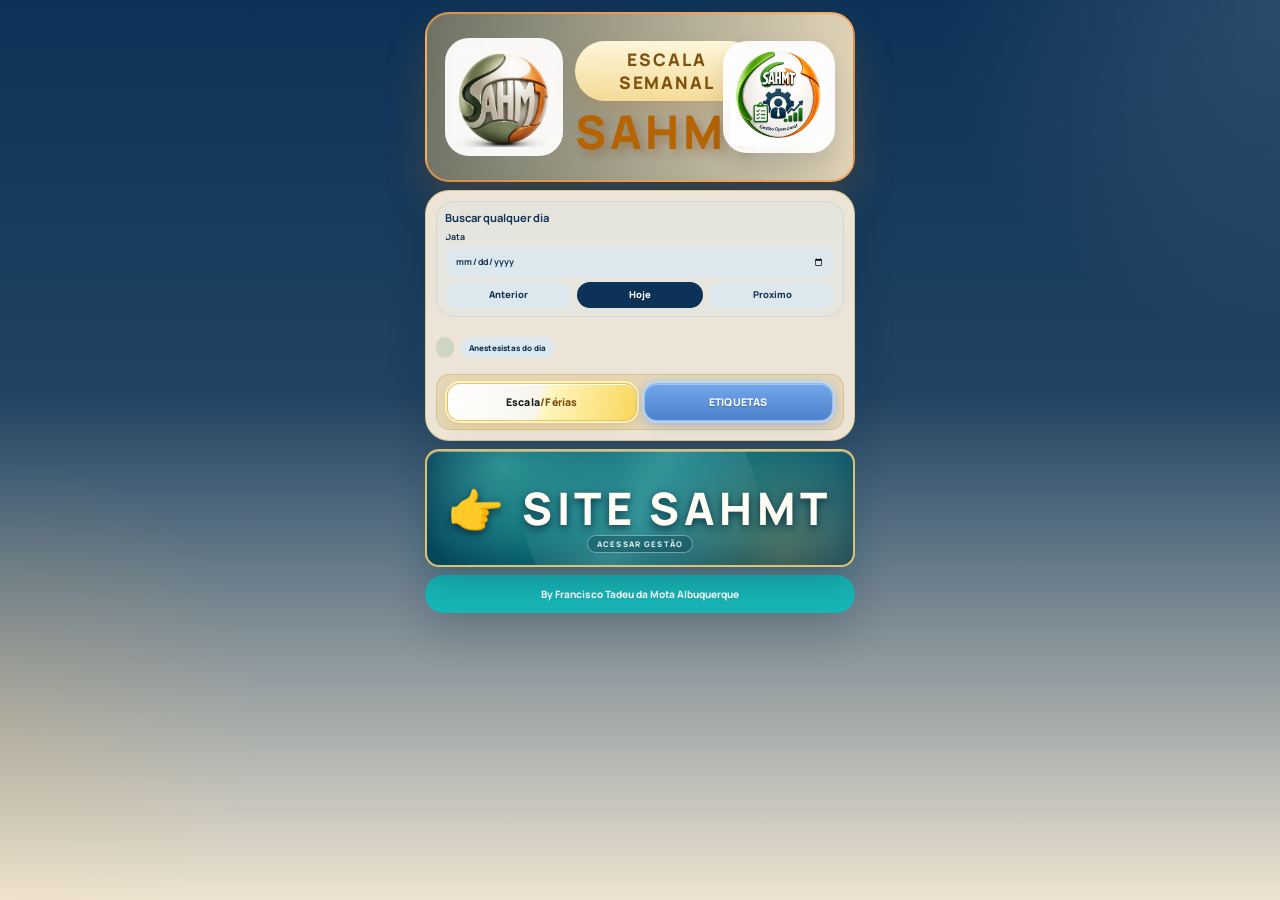
<file: atualizar.html>
<!DOCTYPE html>
<html lang="pt-BR">
<head>
  <meta charset="UTF-8">
  <meta name="viewport" content="width=device-width, initial-scale=1.0">
  <title>SAHMT</title>
  <meta name="theme-color" content="#0d3257">
  <meta name="description" content="Agenda SAHMT com escala diaria, ferias da semana e acesso rapido por data.">
  <link rel="manifest" href="./manifest.webmanifest">
  <link rel="apple-touch-icon" href="./icons/icon-192.png">
  <link rel="preconnect" href="https://fonts.googleapis.com">
  <link rel="preconnect" href="https://fonts.gstatic.com" crossorigin>
  <link href="https://fonts.googleapis.com/css2?family=Manrope:wght@400;500;700;800&display=swap" rel="stylesheet">
  <link rel="stylesheet" href="./styles.css">
</head>
<body>
  <div class="page-shell">
    <main class="app-frame">
      <section class="hero-card">
        <a
          class="hero-logo-wrap hero-logo-link"
          href="https://anestesiahmtforms.github.io/"
          target="_blank"
          rel="noopener noreferrer"
          aria-label="Abrir pagina Anestesia HMT Forms"
        >
          <img src="./sahmt_option1_clean.png" alt="Logo SAHMT" class="hero-logo">
        </a>
        <div class="hero-copy">
          <span class="hero-kicker">Escala semanal</span>
          <h1>SAHMT</h1>
        </div>
        <button
          id="eventsLauncher"
          class="hero-side-icon"
          type="button"
          aria-label="Abrir app Gestao Operacional"
        >
          <img src="./gestao_operacional.png" alt="Gestao Operacional" class="hero-side-icon__image">
        </button>
      </section>

      <section id="scheduleCard" class="panel-card schedule-card">
        <section class="search-banner">
          <div class="card-header">
            <div>
              <p class="card-title">Buscar qualquer dia</p>
            </div>
            <p id="rangeLabel" class="range-label"></p>
          </div>

          <div id="outOfRangeNotice" class="notice hidden">
            A data escolhida nao esta na escala.
          </div>

          <div class="controls-grid">
            <label class="date-field" for="dateInput">
              <span>Data</span>
              <input id="dateInput" type="date">
            </label>

            <button id="installButton" class="install-banner hidden" type="button">
              Instalar app na tela do smartphone
            </button>

            <div class="quick-actions">
              <button id="prevButton" class="soft-button" type="button">Anterior</button>
              <button id="todayButton" class="primary-button" type="button">Hoje</button>
              <button id="nextButton" class="soft-button" type="button">Proximo</button>
            </div>
          </div>
        </section>

        <div class="schedule-top">
          <div>
            <p id="scheduleHeading" class="eyebrow"></p>
            <h2 id="formattedDate" class="date-title"></h2>
          </div>
          <span id="todayBadge" class="today-badge hidden">Hoje</span>
        </div>

        <div class="badge-row">
          <span id="weekdayBadge" class="capsule capsule-green"></span>
          <span class="capsule capsule-blue">Anestesistas do dia</span>
        </div>

        <div id="emptyState" class="empty-state hidden">
          Sem escala cadastrada para esta data.
        </div>

        <div id="siglasGrid" class="siglas-grid"></div>

        <section id="vacationCard" class="sub-banner vacation-banner">
          <div class="vacation-banner__actions">
            <a
              class="vacation-file-link vacation-file-link--scale"
              href="./escala-ferias.html"
              aria-label="Abrir escala e ferias 2026"
            ><span class="vacation-file-link__scale">Escala</span><span class="vacation-file-link__vacation">/F&eacute;rias</span></a>
            <a
              class="vacation-file-link vacation-file-link--labels"
              href="https://anestesiahmtforms.github.io/anestesiahmtformsetiqueta.github.io/"
              target="_blank"
              rel="noopener noreferrer"
              aria-label="Abrir aplicativo de etiquetas"
            >ETIQUETAS</a>
          </div>
        </section>
      </section>

      <a id="siteBanner" class="site-banner" href="#" target="_blank" rel="noopener noreferrer">👉 SITE SAHMT</a>

      <footer class="footer-banner">
        By Francisco Tadeu da Mota Albuquerque
      </footer>
    </main>
  </div>

  <div id="contactModal" class="contact-modal hidden" aria-hidden="true">
    <div id="contactBackdrop" class="contact-modal__backdrop"></div>
    <section class="contact-sheet" role="dialog" aria-modal="true" aria-labelledby="contactTitle">
      <div class="contact-sheet__header">
        <div>
          <p id="contactKicker" class="contact-sheet__kicker">Sigla selecionada</p>
          <h2 id="contactTitle">Contato SAHMT</h2>
        </div>
        <button id="closeContactModal" class="contact-sheet__close" type="button" aria-label="Fechar contato">Fechar</button>
      </div>

      <p id="contactSummary" class="contact-sheet__summary"></p>
      <div id="contactList" class="contact-list"></div>
    </section>
  </div>

  <div id="eventsModal" class="events-modal hidden" aria-hidden="true">
    <div id="eventsBackdrop" class="events-modal__backdrop"></div>
    <section class="events-sheet" role="dialog" aria-modal="true" aria-labelledby="eventsTitle">
      <div class="events-sheet__header">
        <div>
          <h2 id="eventsTitle">Gestao Operacional</h2>
        </div>
        <button id="closeEventsModal" class="events-sheet__close" type="button" aria-label="Fechar Gestao Operacional">Fechar</button>
      </div>

      <div class="events-frame-wrap">
        <iframe
          id="eventsFrame"
          class="events-frame"
          title="Gestao Operacional SAHMT"
          loading="lazy"
          referrerpolicy="strict-origin-when-cross-origin"
          allow="clipboard-read; clipboard-write"
        ></iframe>
      </div>
    </section>
  </div>

  <div id="noticeModal" class="notice-modal hidden" aria-hidden="true">
    <div class="notice-modal__backdrop"></div>
    <section class="notice-card" role="dialog" aria-modal="true" aria-labelledby="noticeTitle">
      <div class="notice-card__glow"></div>
      <p id="noticeEyebrow" class="notice-card__eyebrow"></p>
      <h2 id="noticeTitle"></h2>
      <p id="noticeMessage" class="notice-card__message"></p>
      <div class="notice-card__footer">
        <p id="noticeCountdown" class="notice-card__countdown" aria-live="polite"></p>
        <button id="closeNoticeModal" class="notice-card__close" type="button" disabled>Fechar aviso</button>
      </div>
    </section>
  </div>

  <script src="./data.js?v=20260721-2"></script>
  <script src="./contacts.js?v=20260721-2"></script>
  <script src="./sync-config.js?v=20260721-2"></script>
  <script src="./notices.js?v=20260721-2"></script>
  <script src="./app.js?v=20260721-2"></script>
</body>
</html>
</file>
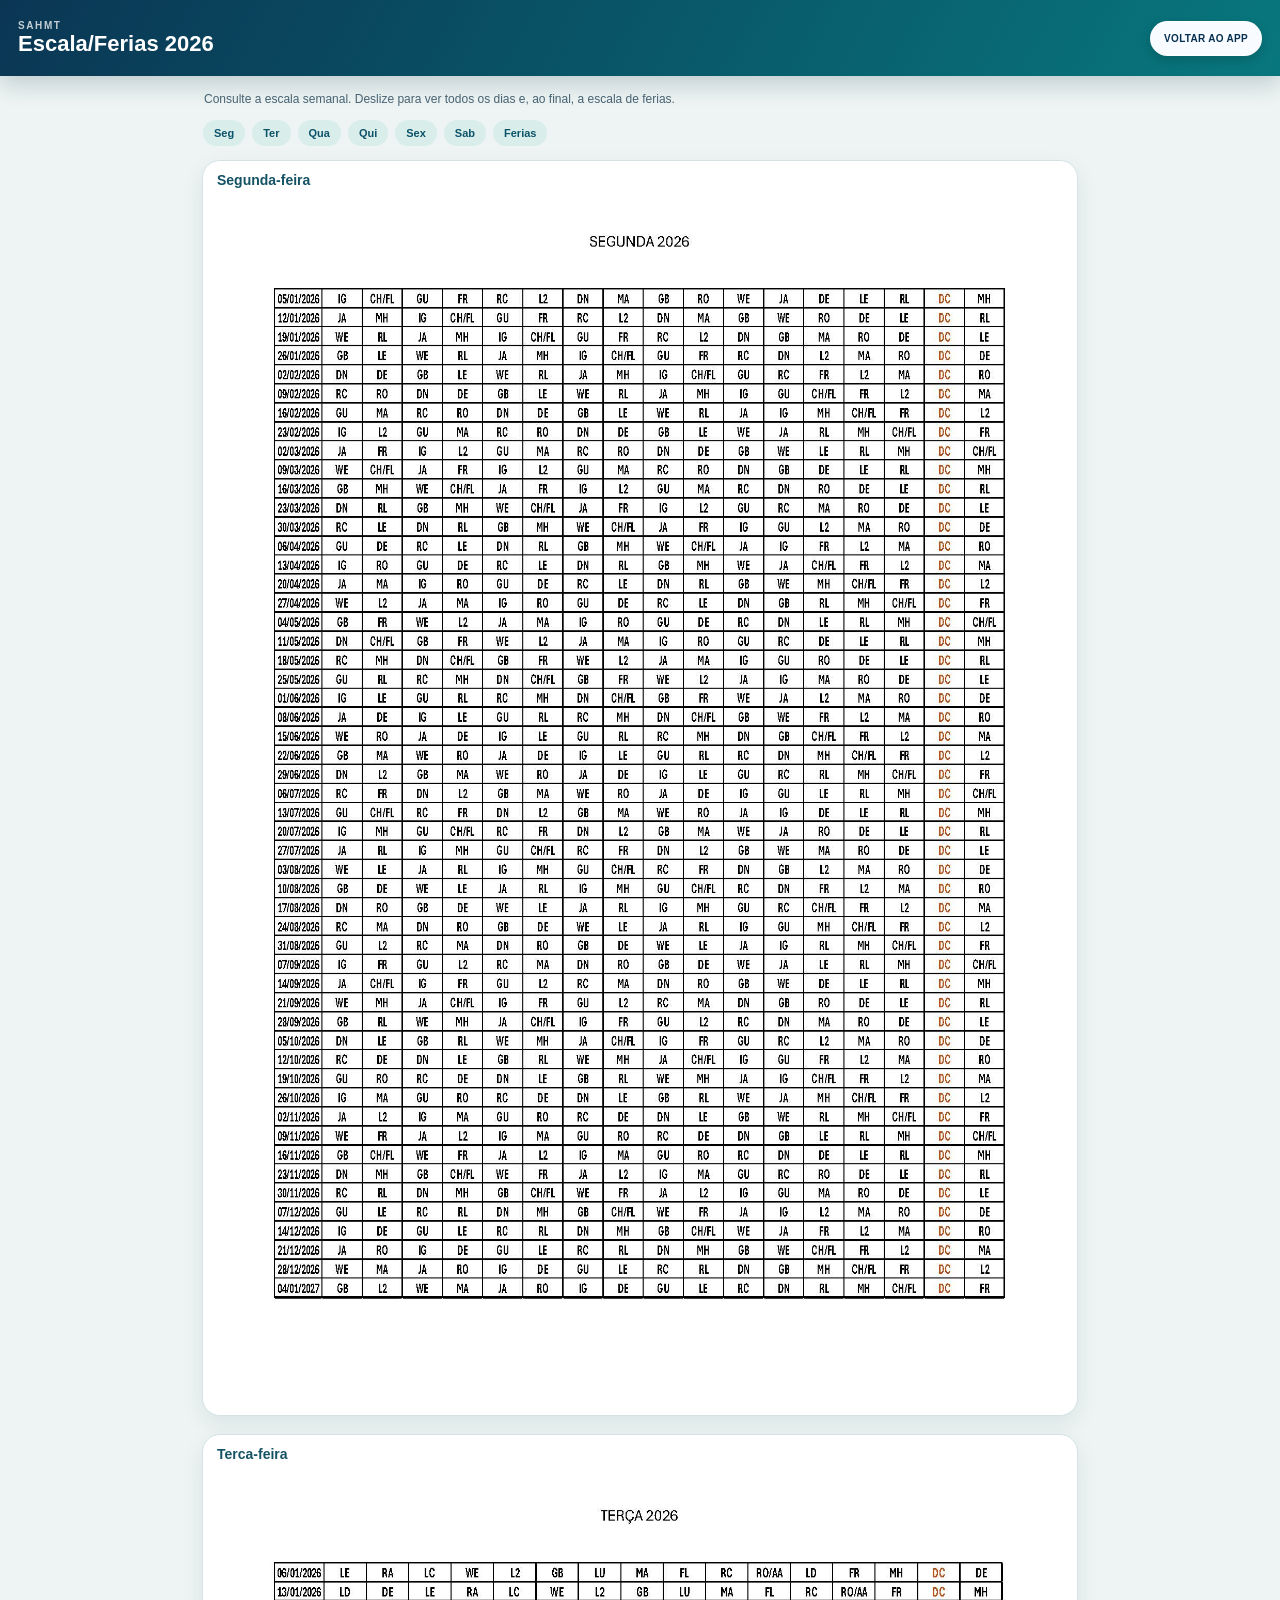
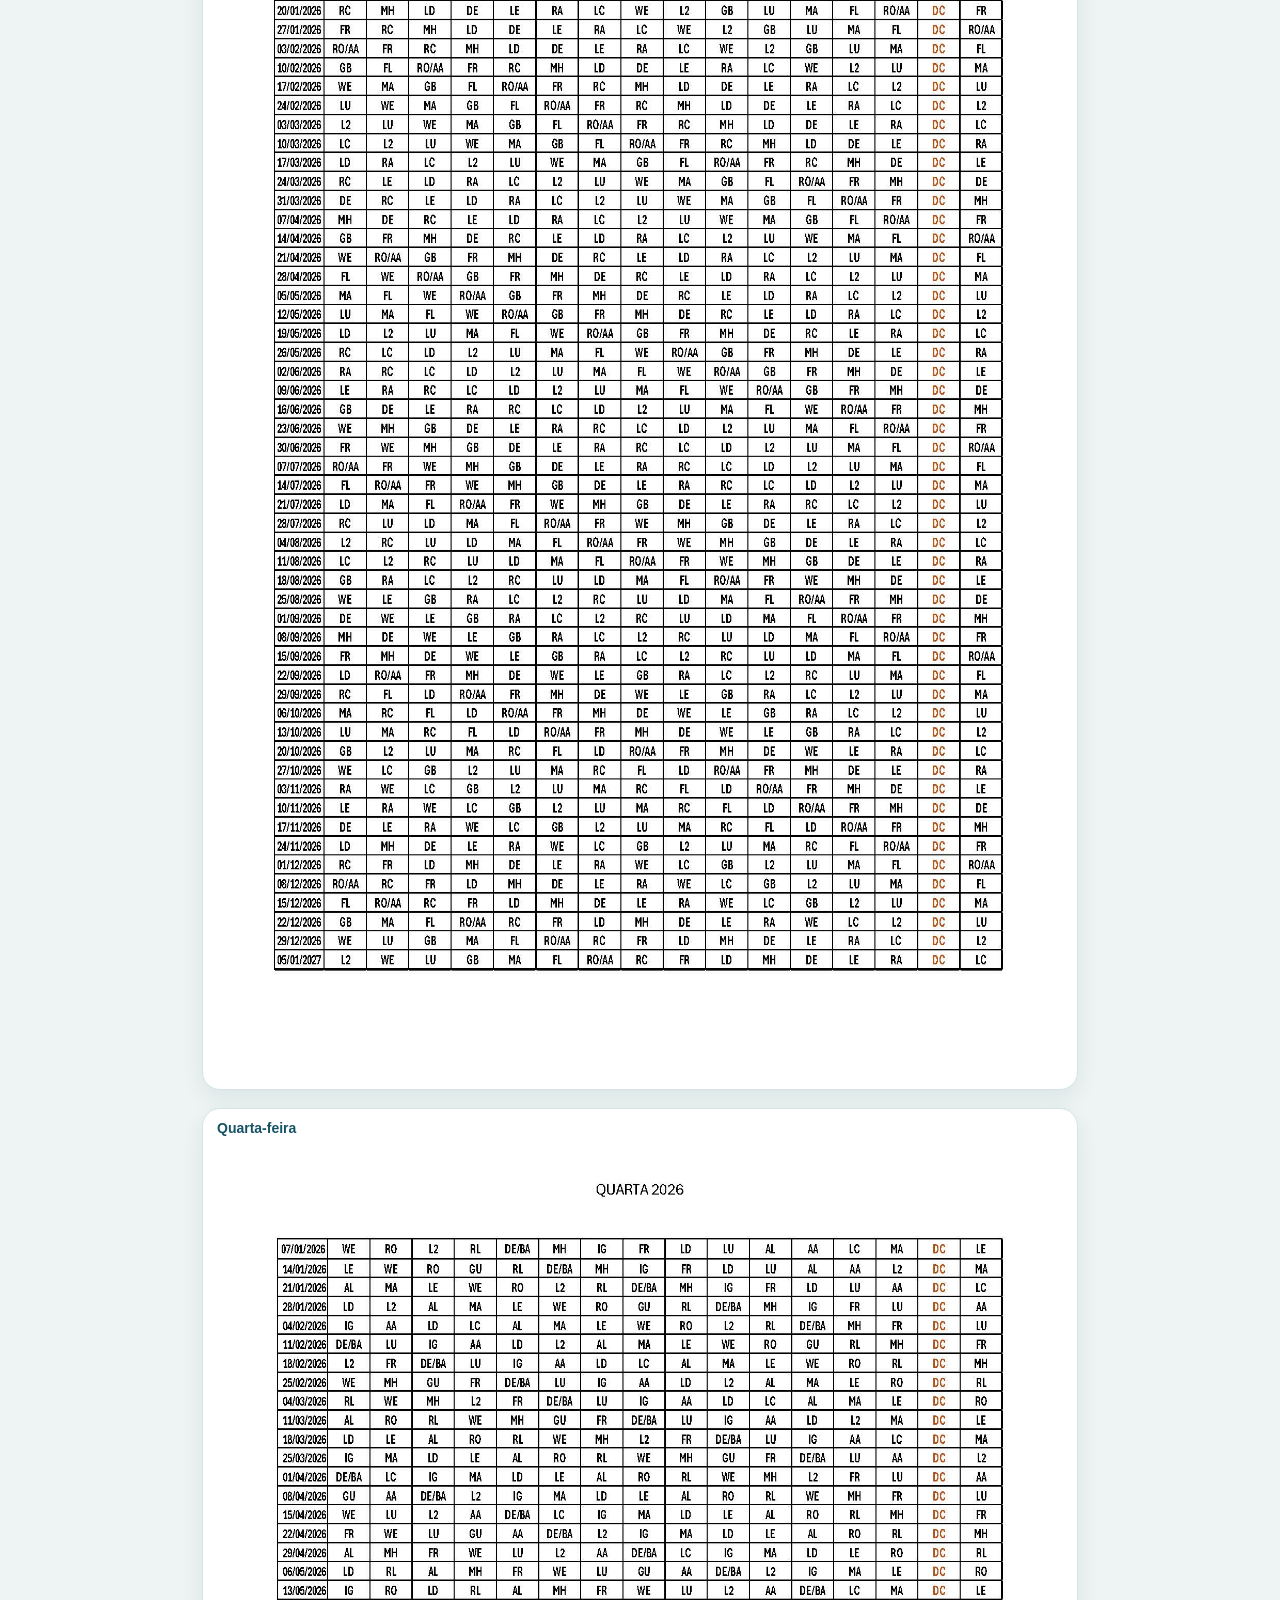
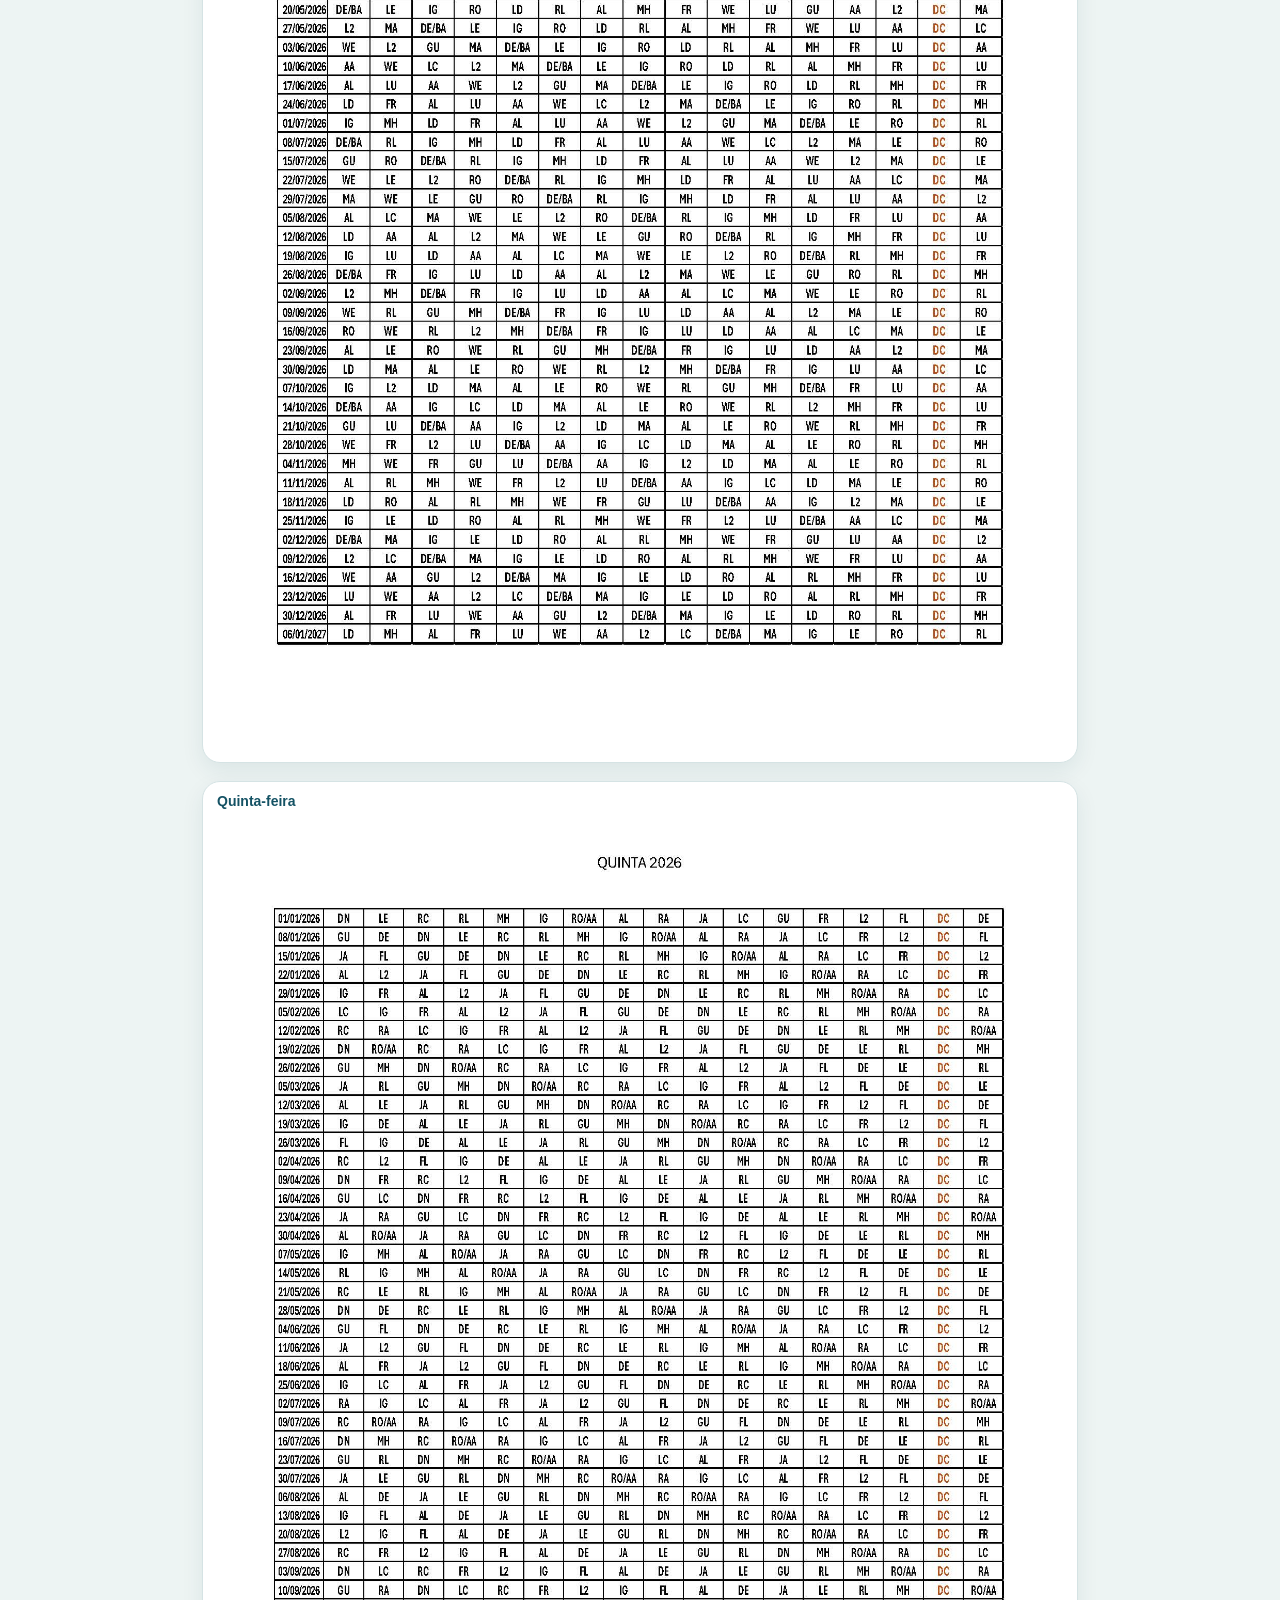
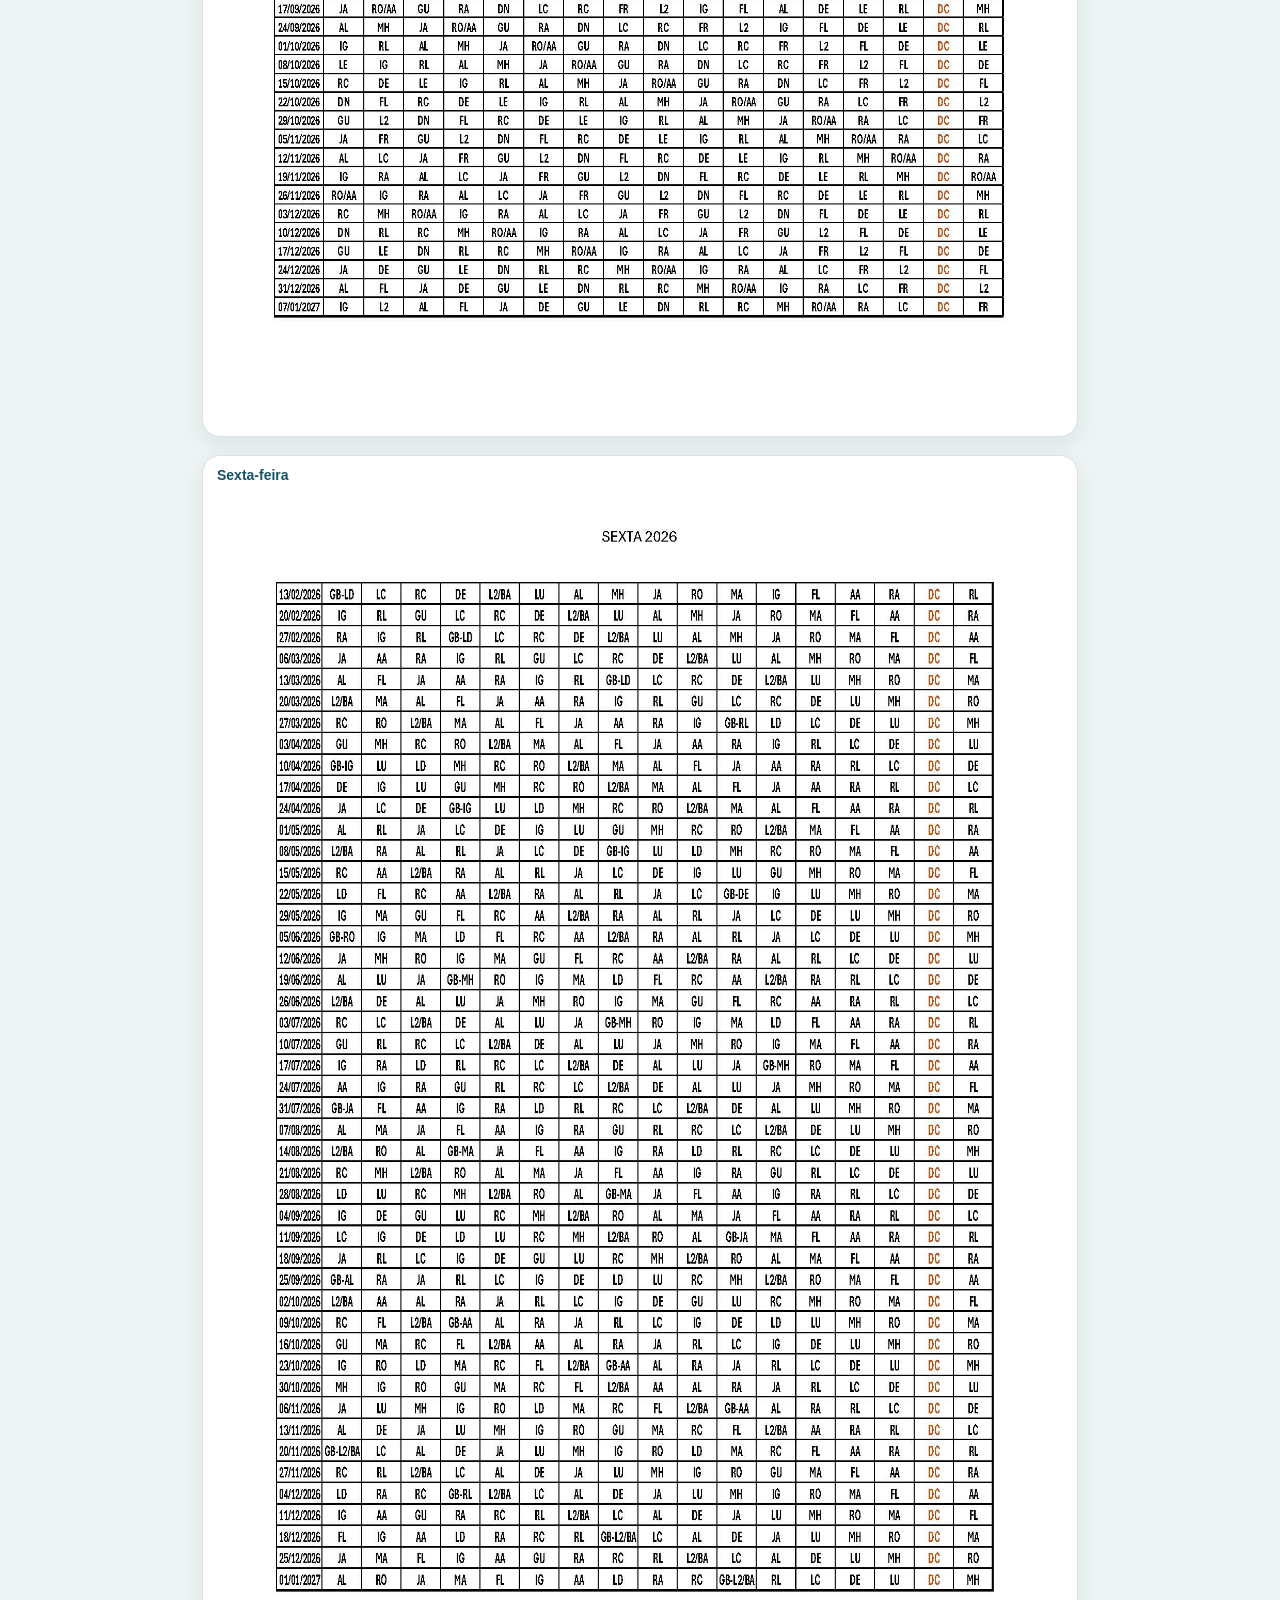
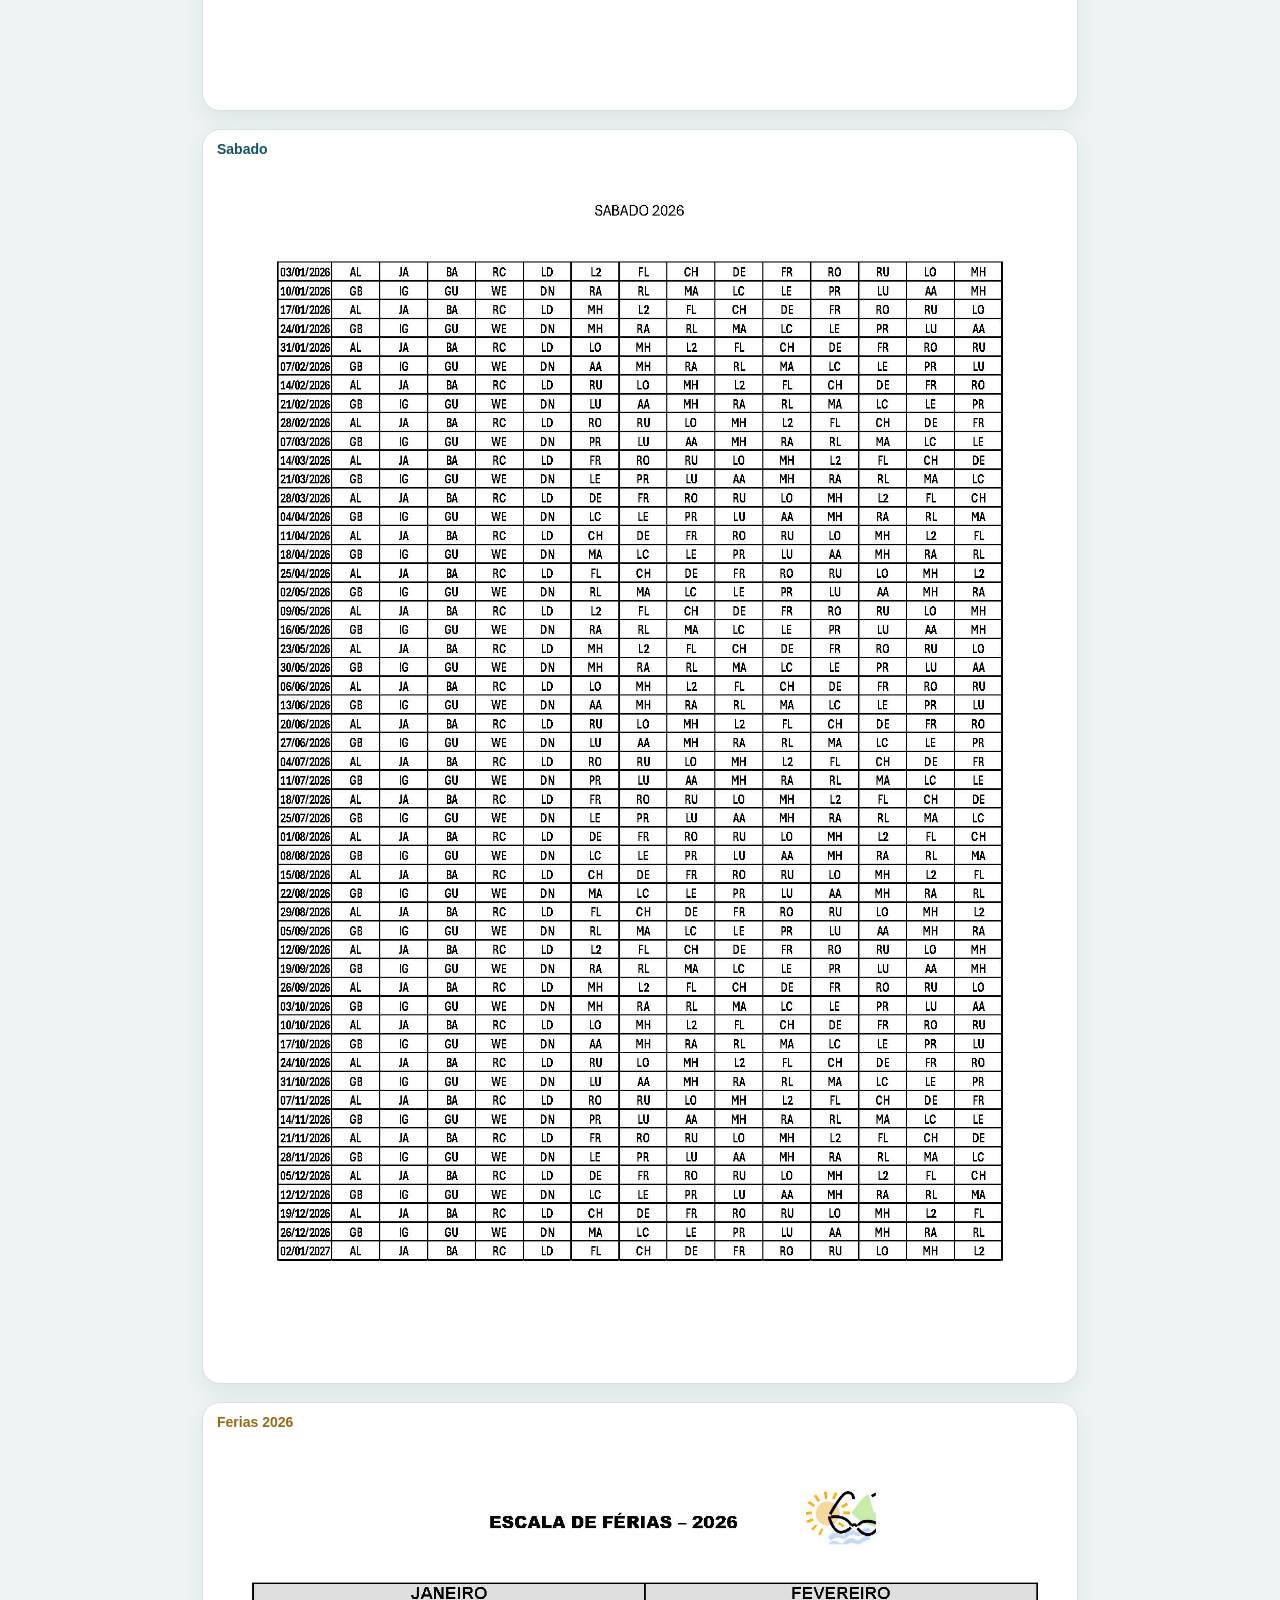
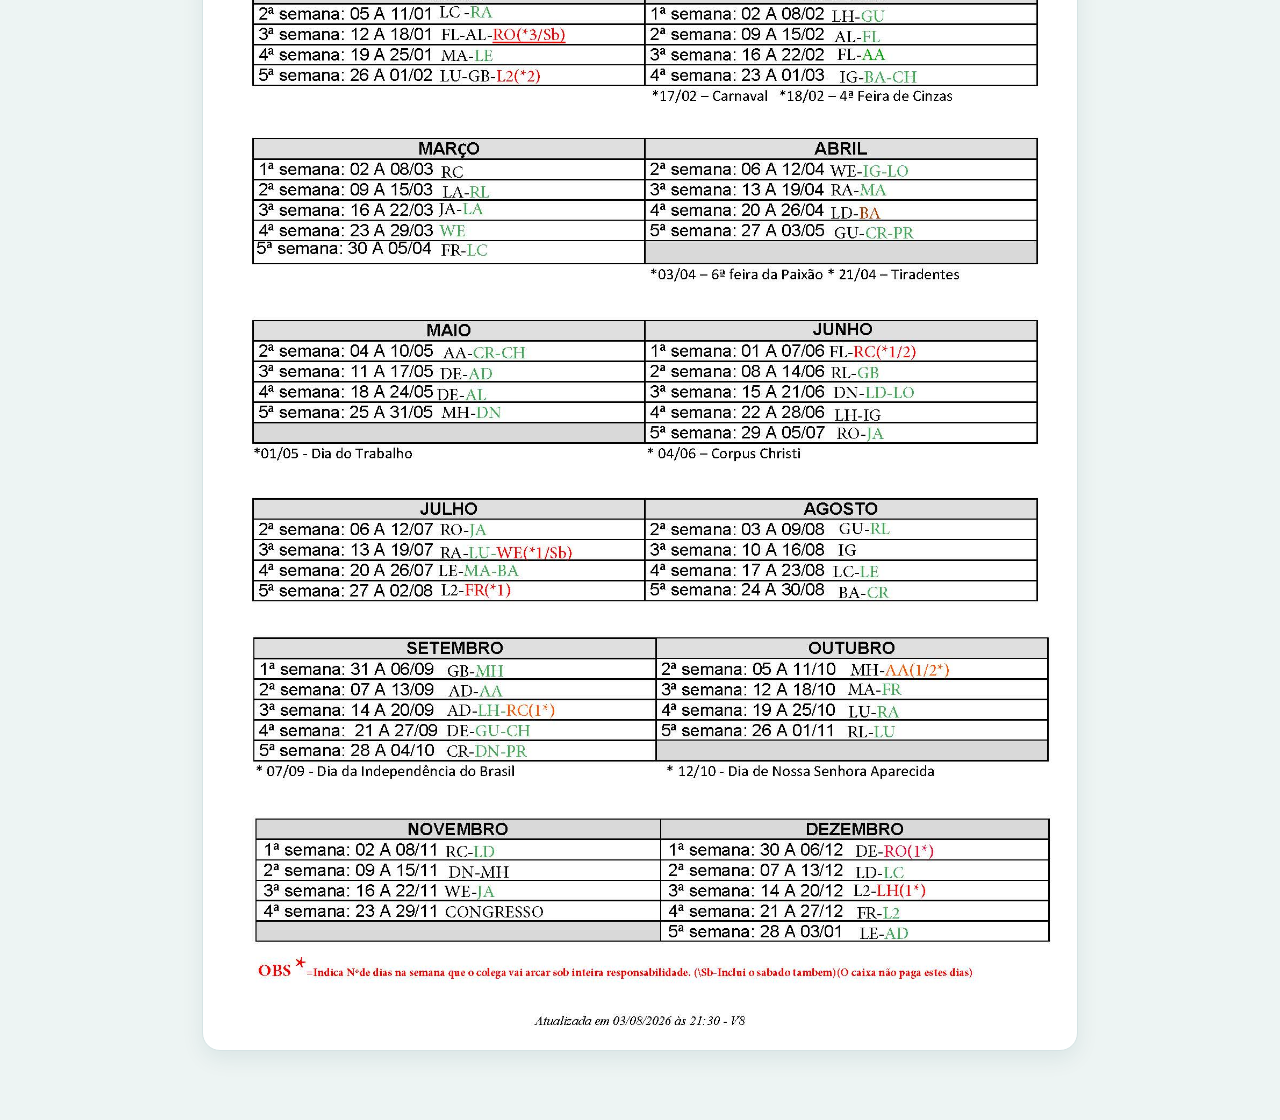
<file: escala-ferias-imagens.html>
<!DOCTYPE html>
<html lang="pt-BR">
<head>
  <meta charset="UTF-8">
  <meta name="viewport" content="width=device-width, initial-scale=1.0">
  <meta name="theme-color" content="#0d3257">
  <title>Escala/Ferias | SAHMT</title>
  <link rel="stylesheet" href="./escala-ferias-imagens.css">
</head>
<body>
  <header class="gallery-header">
    <div>
      <p>SAHMT</p>
      <h1>Escala/Ferias 2026</h1>
    </div>
    <a class="return-button" href="./?from=escala-ferias&skipNotice=1">VOLTAR AO APP</a>
  </header>

  <main class="gallery-content">
    <p class="gallery-intro">Consulte a escala semanal. Deslize para ver todos os dias e, ao final, a escala de ferias.</p>
    <nav class="gallery-nav" aria-label="Ir para uma escala">
      <a href="#segunda">Seg</a><a href="#terca">Ter</a><a href="#quarta">Qua</a><a href="#quinta">Qui</a><a href="#sexta">Sex</a><a href="#sabado">Sab</a><a href="#ferias">Ferias</a>
    </nav>

    <section id="segunda" class="schedule-image-card"><h2>Segunda-feira</h2><img src="./escala-imagens/segunda-2026.jpg" alt="Escala de segunda-feira 2026"></section>
    <section id="terca" class="schedule-image-card"><h2>Terca-feira</h2><img src="./escala-imagens/terca-2026.jpg" alt="Escala de terca-feira 2026" loading="lazy"></section>
    <section id="quarta" class="schedule-image-card"><h2>Quarta-feira</h2><img src="./escala-imagens/quarta-2026.jpg" alt="Escala de quarta-feira 2026" loading="lazy"></section>
    <section id="quinta" class="schedule-image-card"><h2>Quinta-feira</h2><img src="./escala-imagens/quinta-2026.jpg" alt="Escala de quinta-feira 2026" loading="lazy"></section>
    <section id="sexta" class="schedule-image-card"><h2>Sexta-feira</h2><img src="./escala-imagens/sexta-2026.jpg" alt="Escala de sexta-feira 2026" loading="lazy"></section>
    <section id="sabado" class="schedule-image-card"><h2>Sabado</h2><img src="./escala-imagens/sabado-2026.jpg" alt="Escala de sabado 2026" loading="lazy"></section>
    <section id="ferias" class="schedule-image-card schedule-image-card--vacation"><h2>Ferias 2026</h2><img src="./escala-imagens/ferias-2026.jpg" alt="Escala de ferias 2026" loading="lazy"></section>
  </main>
</body>
</html>
</file>
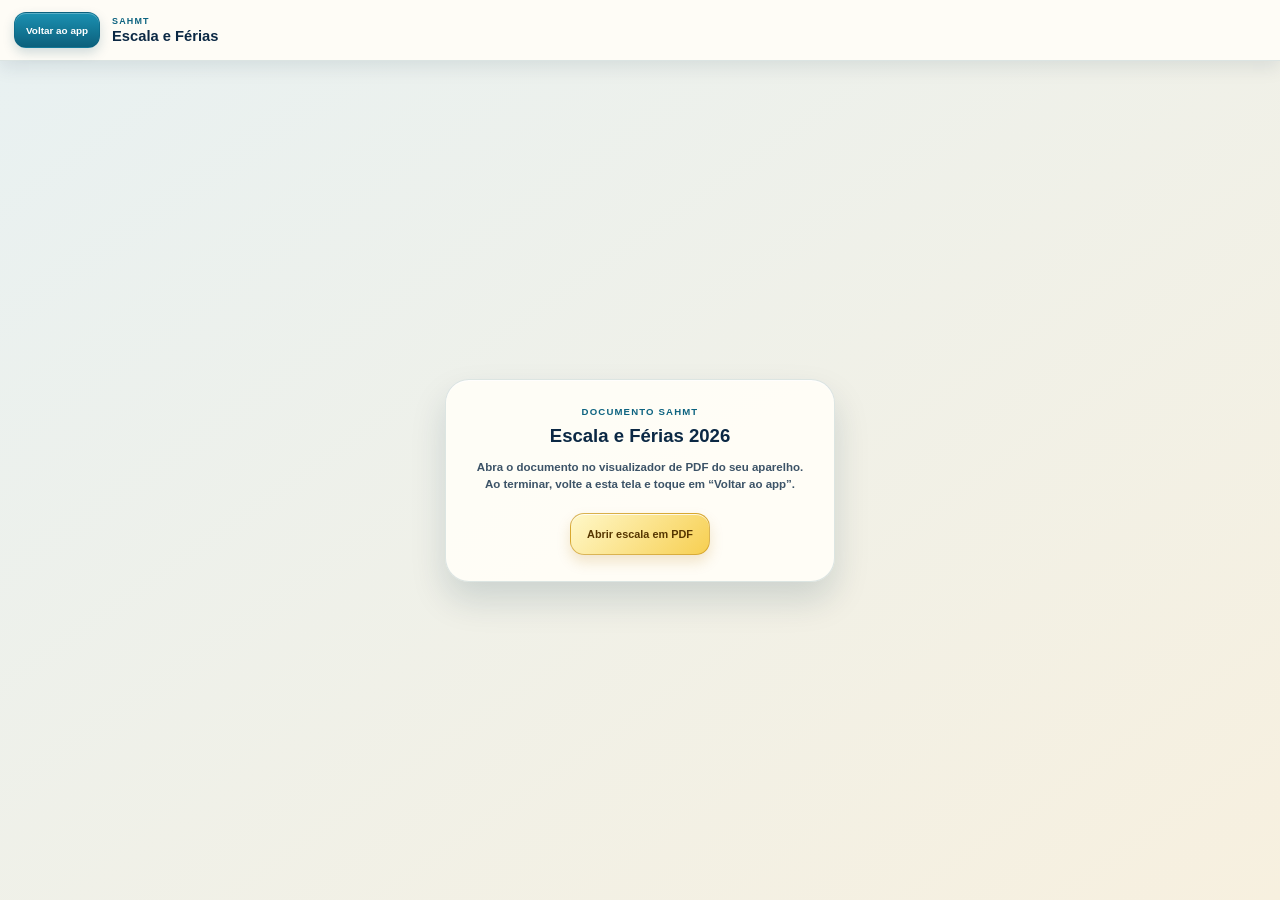
<file: escala-ferias-v2.html>
<!doctype html>
<html lang="pt-BR">
<head>
  <meta charset="utf-8">
  <meta name="viewport" content="width=device-width, initial-scale=1">
  <meta name="theme-color" content="#0d5068">
  <title>Escala e Férias | SAHMT</title>
  <link rel="stylesheet" href="./styles.css">
</head>
<body class="pdf-page">
  <main class="pdf-viewer-shell">
    <header class="pdf-viewer-header">
      <a class="pdf-back-button" href="./index.html" aria-label="Voltar para a agenda SAHMT">Voltar ao app</a>
      <div>
        <p>SAHMT</p>
        <h1>Escala e Férias</h1>
      </div>
    </header>

    <section class="pdf-open-card" aria-labelledby="pdfOpenTitle">
      <p class="pdf-open-card__eyebrow">Documento SAHMT</p>
      <h2 id="pdfOpenTitle">Escala e Férias 2026</h2>
      <p>Abra o documento no visualizador de PDF do seu aparelho. Ao terminar, volte a esta tela e toque em “Voltar ao app”.</p>
      <a class="pdf-open-button" href="./escala-ferias-2026.pdf" target="_blank" rel="noopener noreferrer">Abrir escala em PDF</a>
    </section>
  </main>
</body>
</html>
</file>
<file: eventos/styles.css>
/* Based on the original Eventos de Escala app styles, with compact text cleanup for embedded use. */
:root {
  --bg: #f6f1e8;
  --panel: rgba(255, 252, 246, 0.92);
  --panel-strong: #fffaf2;
  --ink: #1f2937;
  --muted: #5f6b7a;
  --line: rgba(15, 23, 42, 0.08);
  --brand: #0d7a6c;
  --brand-deep: #083f3d;
  --brand-soft: rgba(13, 122, 108, 0.14);
  --accent: #d97706;
  --accent-soft: rgba(217, 119, 6, 0.15);
  --danger: #b91c1c;
  --danger-soft: rgba(185, 28, 28, 0.16);
  --success-soft: rgba(22, 163, 74, 0.14);
  --shadow: 0 26px 70px rgba(15, 23, 42, 0.12);
  --shadow-soft: 0 14px 30px rgba(15, 23, 42, 0.08);
  --radius-lg: 30px;
  --radius-md: 22px;
  --radius-sm: 16px;
}

* { box-sizing: border-box; }

body {
  margin: 0;
  min-height: 100vh;
  font-family: "Manrope", sans-serif;
  -webkit-text-size-adjust: 100%;
  color: var(--ink);
  background:
    radial-gradient(circle at top left, rgba(217, 119, 6, 0.14), transparent 24%),
    radial-gradient(circle at top right, rgba(13, 122, 108, 0.16), transparent 28%),
    linear-gradient(160deg, #fbf7f0 0%, #efe2ce 100%);
}

body::before {
  content: "";
  position: fixed;
  inset: 0;
  pointer-events: none;
  background-image:
    linear-gradient(rgba(255, 255, 255, 0.33) 1px, transparent 1px),
    linear-gradient(90deg, rgba(255, 255, 255, 0.28) 1px, transparent 1px);
  background-size: 28px 28px;
  mask-image: linear-gradient(to bottom, rgba(0, 0, 0, 0.38), transparent 82%);
}

.app-shell {
  width: min(100%, 468px);
  margin: 0 auto;
  padding:
    calc(env(safe-area-inset-top, 0px) + 10px)
    10px
    calc(env(safe-area-inset-bottom, 0px) + 28px);
}

body.is-embedded {
  min-height: 100dvh;
  background:
    radial-gradient(circle at top left, rgba(217, 119, 6, 0.12), transparent 24%),
    radial-gradient(circle at top right, rgba(13, 122, 108, 0.14), transparent 28%),
    linear-gradient(160deg, #fbf7f0 0%, #efe2ce 100%);
}

body.is-embedded .app-shell {
  width: 100%;
  max-width: none;
  min-height: 100dvh;
  padding:
    calc(env(safe-area-inset-top, 0px) + 8px)
    8px
    calc(env(safe-area-inset-bottom, 0px) + 10px);
}

.hero-card,
.auth-card,
.install-card,
.form-card,
.queue-card,
.history-card,
.monthly-card,
.queue-action,
.notes-action,
.report-action {
  position: relative;
  overflow: hidden;
  background: var(--panel);
  border: 1px solid rgba(255, 255, 255, 0.88);
  box-shadow: var(--shadow);
  backdrop-filter: blur(18px);
}

.hero-card,
.auth-card {
  border-radius: var(--radius-lg);
  display: flex;
  flex-direction: column;
  align-items: center;
  justify-content: center;
  text-align: center;
}

.hero-card {
  padding: 24px 18px 20px;
  gap: 10px;
  background:
    linear-gradient(145deg, rgba(255, 255, 255, 0.95), rgba(247, 241, 230, 0.96)),
    var(--panel);
}
.auth-card { padding: 24px 20px; gap: 16px; }

.hero-card::after,
.auth-card::after {
  content: "";
  position: absolute;
  width: 190px;
  height: 190px;
  right: -34px;
  top: -44px;
  border-radius: 50%;
  background: radial-gradient(circle, rgba(13, 122, 108, 0.22), transparent 70%);
}

.hero-badge {
  display: inline-flex;
  align-items: center;
  min-height: 34px;
  padding: 7px 14px;
  border-radius: 999px;
  font-size: 0.75rem;
  font-weight: 800;
  letter-spacing: 0.12em;
  text-transform: uppercase;
  background: linear-gradient(135deg, var(--brand-soft), var(--accent-soft));
  color: var(--brand-deep);
  border: 1px solid rgba(13, 122, 108, 0.12);
  box-shadow: var(--shadow-soft);
  position: relative;
  z-index: 1;
}

.hero-logo {
  width: min(132px, 32vw);
  height: auto;
  object-fit: contain;
  filter: drop-shadow(0 18px 34px rgba(15, 23, 42, 0.14));
  position: relative;
  z-index: 1;
}

.auth-logo { width: min(112px, 28vw); }

h1 {
  margin: 0;
  font-family: "Fraunces", serif;
  font-size: clamp(1.7rem, 6vw, 2.35rem);
  line-height: 1.05;
  position: relative;
  z-index: 1;
  letter-spacing: -0.02em;
}

.auth-copy,
.hero-copy {
  margin: 0;
  max-width: 58ch;
  color: var(--muted);
  line-height: 1.6;
  position: relative;
  z-index: 1;
}

.auth-form {
  width: min(100%, 360px);
  display: flex;
  flex-direction: column;
  gap: 14px;
  position: relative;
  z-index: 1;
}

.auth-field { text-align: left; }

.queue-title,
.summary-label {
  margin: 0 0 6px;
  text-transform: uppercase;
  letter-spacing: 0.12em;
  font-size: 0.74rem;
  font-weight: 800;
  color: var(--brand);
}

.queue-copy {
  margin: 8px 0 0;
  max-width: 58ch;
  color: var(--muted);
  line-height: 1.5;
}

.status-dot {
  width: 12px;
  height: 12px;
  border-radius: 50%;
  background: #94a3b8;
  box-shadow: 0 0 0 6px rgba(148, 163, 184, 0.18);
}

.status-dot.online {
  background: var(--brand);
  box-shadow: 0 0 0 6px rgba(13, 122, 108, 0.18);
}

.status-dot.warning {
  background: var(--accent);
  box-shadow: 0 0 0 6px rgba(217, 119, 6, 0.18);
}

.status-dot.offline {
  background: var(--danger);
  box-shadow: 0 0 0 6px rgba(185, 28, 28, 0.16);
}

.form-card,
.install-card,
.queue-card,
.history-card,
.monthly-card,
.queue-action,
.notes-action,
.report-action {
  margin-top: 14px;
  padding: 18px;
  border-radius: 24px;
}

.install-card {
  display: flex;
  align-items: center;
  justify-content: space-between;
  gap: 16px;
  background:
    radial-gradient(circle at right top, rgba(13, 122, 108, 0.1), transparent 40%),
    var(--panel);
}

.install-card.is-hidden { display: none; }

.install-card .secondary-button {
  min-height: 50px;
  padding: 0 18px;
  font-weight: 800;
  white-space: normal;
}

.section-heading { margin-bottom: 14px; }

.field-grid {
  display: grid;
  grid-template-columns: 1fr;
  gap: 12px;
}

.field {
  display: flex;
  flex-direction: column;
  gap: 8px;
  padding: 12px;
  border-radius: 18px;
  border: 1px solid rgba(15, 23, 42, 0.05);
  box-shadow:
    inset 0 0 0 1px rgba(255, 255, 255, 0.45),
    0 12px 24px rgba(15, 23, 42, 0.05);
  background: rgba(255, 255, 255, 0.74);
  transition: box-shadow 140ms ease, transform 140ms ease, border-color 140ms ease;
}

.field.field-accent-a { border-color: rgba(13, 122, 108, 0.12); }
.field.field-accent-b { border-color: rgba(217, 119, 6, 0.12); }
.field.field-wide { margin-top: 16px; }
.field.hidden { display: none; }
.field.is-disabled { opacity: 0.58; }
.field.is-pending {
  box-shadow:
    inset 0 0 0 1px rgba(255, 255, 255, 0.45),
    0 0 0 2px rgba(217, 119, 6, 0.16),
    0 12px 24px rgba(15, 23, 42, 0.05);
}
.field.is-complete {
  box-shadow:
    inset 0 0 0 1px rgba(255, 255, 255, 0.45),
    0 0 0 2px rgba(13, 122, 108, 0.12),
    0 12px 24px rgba(15, 23, 42, 0.05);
}

.field span {
  font-size: 0.69rem;
  font-weight: 800;
  letter-spacing: 0.06em;
  text-transform: uppercase;
  color: var(--brand-deep);
}

input,
select,
textarea,
button {
  font: inherit;
}

input,
select,
textarea {
  width: 100%;
  border: 0;
  outline: 0;
  border-radius: 12px;
  background: rgba(255, 255, 255, 0.92);
  color: var(--ink);
  min-height: 50px;
  padding: 12px 13px;
  box-shadow: inset 0 0 0 1px rgba(15, 23, 42, 0.06);
  font-size: 16px;
}

textarea {
  min-height: 170px;
  resize: vertical;
}

select.is-highlighted {
  color: var(--select-highlight, var(--brand-deep));
  font-weight: 800;
}

button {
  border: 0;
  cursor: pointer;
  transition: transform 140ms ease, opacity 140ms ease, box-shadow 140ms ease;
}

button:hover { transform: translateY(-1px); }
button:disabled { cursor: not-allowed; opacity: 0.72; transform: none; }

#unlockButton,
#submitButton,
.secondary-button {
  min-height: 52px;
  border-radius: 18px;
  padding: 0 18px;
  font-weight: 800;
}

#unlockButton,
#submitButton {
  color: #fff;
  background: linear-gradient(135deg, var(--brand) 0%, #119488 100%);
  box-shadow: 0 20px 30px rgba(13, 122, 108, 0.22);
}

#submitButton {
  width: 100%;
  display: grid;
  gap: 2px;
  padding: 13px 16px;
  justify-items: center;
  text-align: center;
}

.submit-alert {
  font-size: 0.74rem;
  letter-spacing: 0.18em;
  text-transform: uppercase;
}

.submit-main {
  font-size: 1rem;
  font-weight: 900;
}

.submit-sub {
  font-size: 0.76rem;
  opacity: 0.92;
}

.secondary-button {
  background: rgba(255, 255, 255, 0.92);
  color: var(--brand-deep);
  box-shadow:
    inset 0 0 0 1px rgba(13, 122, 108, 0.12),
    0 16px 26px rgba(15, 23, 42, 0.08);
}

.actions { margin-top: 16px; }

.queue-card,
.history-head,
.monthly-toolbar,
.monthly-summary,
.history-list,
.monthly-records-list,
.queue-action,
.notes-action,
.report-action,
.section-close-action {
  display: flex;
  gap: 12px;
}

.queue-card,
.history-head,
.monthly-toolbar {
  align-items: center;
  justify-content: space-between;
}

.monthly-toolbar { flex-wrap: wrap; }
.monthly-field { flex: 1 1 100%; }

.queue-action,
.notes-action,
.report-action,
.section-close-action {
  justify-content: center;
}

.history-list,
.monthly-records-list {
  margin-top: 14px;
  flex-direction: column;
}

.history-item,
.monthly-record-item {
  padding: 14px;
  border-radius: 18px;
  background: rgba(255, 255, 255, 0.88);
  box-shadow:
    inset 0 0 0 1px rgba(255, 255, 255, 0.54),
    0 12px 22px rgba(15, 23, 42, 0.06);
}

.history-item strong,
.monthly-summary-head strong {
  display: block;
  margin-bottom: 6px;
}

.monthly-summary-head {
  display: flex;
  align-items: center;
  gap: 10px;
}

.debtor-chip {
  display: inline-flex;
  align-items: center;
  padding: 6px 10px;
  border-radius: 999px;
  background: color-mix(in srgb, var(--debtor-color) 16%, white);
  color: var(--debtor-color);
  font-size: 0.72rem;
  font-weight: 900;
}

.monthly-record-grid {
  display: grid;
  gap: 8px;
  margin-top: 12px;
}

.monthly-summary {
  margin-top: 14px;
  align-items: center;
  justify-content: space-between;
  padding: 13px 14px;
  border-radius: 18px;
  background: rgba(13, 122, 108, 0.08);
  color: var(--brand-deep);
  font-weight: 700;
}

.annotations-form { margin-top: 16px; }
.annotations-field { width: 100%; }

.toast {
  position: fixed;
  left: 50%;
  bottom: 18px;
  transform: translateX(-50%) translateY(16px);
  min-width: 220px;
  max-width: calc(100% - 24px);
  padding: 12px 16px;
  border-radius: 16px;
  background: rgba(8, 63, 61, 0.96);
  color: #fff;
  text-align: center;
  font-weight: 700;
  box-shadow: 0 18px 28px rgba(15, 23, 42, 0.16);
  opacity: 0;
  pointer-events: none;
  transition: opacity 160ms ease, transform 160ms ease;
  z-index: 40;
}

.toast.visible {
  opacity: 1;
  transform: translateX(-50%) translateY(0);
}

.sr-only {
  position: absolute;
  width: 1px;
  height: 1px;
  padding: 0;
  margin: -1px;
  overflow: hidden;
  clip: rect(0, 0, 0, 0);
  white-space: nowrap;
  border: 0;
}

.hidden { display: none !important; }

@media (max-width: 720px) {
  .app-shell {
    width: 100%;
    padding:
      calc(env(safe-area-inset-top, 0px) + 8px)
      8px
      calc(env(safe-area-inset-bottom, 0px) + 22px);
  }

  .form-card,
  .install-card,
  .queue-card,
  .history-card,
  .monthly-card,
  .queue-action,
  .notes-action,
  .report-action {
    margin-top: 12px;
    padding: 15px;
    border-radius: 22px;
  }

  .install-card,
  .queue-card,
  .history-head,
  .monthly-toolbar,
  .monthly-summary {
    flex-direction: column;
    align-items: stretch;
  }

  .hero-card {
    padding: 20px 14px 18px;
  }

  .hero-logo {
    width: min(120px, 34vw);
  }

  .queue-title,
  .summary-label {
    font-size: 0.68rem;
  }

  .queue-copy,
  .history-item p,
  .monthly-record-grid span,
  .monthly-summary {
    font-size: 0.9rem;
  }

  .secondary-button,
  #unlockButton,
  #submitButton {
    width: 100%;
  }

  .monthly-summary-head {
    flex-direction: column;
    align-items: flex-start;
    gap: 8px;
  }

  .debtor-chip {
    max-width: 100%;
    word-break: break-word;
  }
}

@media (max-width: 430px) {
  body::before {
    background-size: 22px 22px;
    opacity: 0.7;
  }

  .hero-card,
  .auth-card {
    border-radius: 26px;
  }

  .hero-card::after,
  .auth-card::after {
    width: 150px;
    height: 150px;
    right: -24px;
    top: -34px;
  }

  h1 {
    font-size: 1.75rem;
  }

  .auth-copy,
  .hero-copy,
  .queue-copy {
    font-size: 0.9rem;
  }

  .field {
    padding: 11px;
  }

  .field span {
    font-size: 0.64rem;
    letter-spacing: 0.05em;
  }

  input,
  select,
  textarea {
    min-height: 48px;
    padding: 11px 12px;
  }

  .submit-main {
    font-size: 0.95rem;
  }

  .submit-sub {
    font-size: 0.72rem;
  }
}
</file>
<file: styles.css>
:root {
  --bg-top: #0d3257;
  --bg-mid: #214463;
  --bg-bottom: #eee4d1;
  --sand: rgba(245, 236, 219, 0.96);
  --sand-strong: #f6ead4;
  --ink: #143254;
  --teal: #18b7b7;
  --gold: #c79a3e;
  --copper: #b56404;
  --mist: #dce8ee;
  --forest: #237a57;
  --orange: #ff9f43;
  --shadow: 0 18px 40px rgba(8, 18, 31, 0.18);
}

* {
  box-sizing: border-box;
}

body {
  margin: 0;
  font-family: "Manrope", sans-serif;
  font-size: 110%;
  background:
    radial-gradient(circle at top right, rgba(255, 255, 255, 0.12), transparent 22%),
    radial-gradient(circle at left 80%, rgba(255, 183, 77, 0.12), transparent 18%),
    linear-gradient(180deg, var(--bg-top) 0%, var(--bg-mid) 44%, var(--bg-bottom) 100%);
  color: var(--ink);
  overflow-x: hidden;
}

body.modal-open {
  overflow: hidden;
}

.page-shell {
  min-height: 100vh;
  padding: 12px 10px;
}

.auth-gate {
  min-height: calc(100vh - 24px);
  display: grid;
  place-items: center;
}

.auth-card {
  width: min(100%, 390px);
  padding: 26px 22px;
  border-radius: 28px;
  background:
    radial-gradient(circle at top right, rgba(255, 214, 141, 0.28), transparent 32%),
    linear-gradient(180deg, rgba(248, 241, 228, 0.98) 0%, rgba(239, 226, 201, 0.98) 100%);
  border: 1px solid rgba(199, 154, 62, 0.28);
  box-shadow: 0 24px 44px rgba(8, 18, 31, 0.2);
}

.auth-card__badge,
.auth-card__title,
.auth-card__text {
  margin: 0;
  text-align: center;
}

.auth-card__badge {
  display: inline-flex;
  justify-content: center;
  width: 100%;
  margin-bottom: 12px;
  font-size: 0.72rem;
  font-weight: 900;
  letter-spacing: 0.12em;
  text-transform: uppercase;
  color: #8c5517;
}

.auth-card__title {
  font-size: 1.5rem;
  font-weight: 900;
  letter-spacing: 0.03em;
  color: var(--ink);
}

.auth-card__text {
  margin-top: 8px;
  font-size: 0.86rem;
  line-height: 1.45;
  color: rgba(20, 50, 84, 0.8);
}

.auth-form {
  display: grid;
  gap: 10px;
  margin-top: 18px;
}

.auth-field {
  display: grid;
  gap: 6px;
}

.auth-field span {
  font-size: 0.68rem;
  font-weight: 900;
  letter-spacing: 0.08em;
  text-transform: uppercase;
  color: rgba(20, 50, 84, 0.78);
}

.auth-field input {
  width: 100%;
  min-height: 48px;
  padding: 11px 14px;
  border: 1px solid rgba(13, 50, 87, 0.14);
  border-radius: 16px;
  background: rgba(255, 255, 255, 0.92);
  font: inherit;
  color: var(--ink);
  text-align: center;
  letter-spacing: 0.16em;
  box-shadow: inset 0 1px 0 rgba(255, 255, 255, 0.82);
}

.auth-field input:focus {
  outline: 2px solid rgba(24, 183, 183, 0.24);
  border-color: rgba(24, 183, 183, 0.56);
}

.auth-status {
  margin: 0;
  padding: 10px 12px;
  border-radius: 14px;
  background: rgba(255, 159, 67, 0.18);
  color: #8a4400;
  font-size: 0.72rem;
  font-weight: 800;
  text-align: center;
}

.auth-submit {
  min-height: 48px;
  border-radius: 18px;
  background: linear-gradient(180deg, #0d6380 0%, #0b4d63 100%);
  color: #ffffff;
  font-size: 0.86rem;
  font-weight: 900;
  letter-spacing: 0.04em;
  box-shadow: 0 14px 26px rgba(11, 77, 99, 0.22);
}

.app-frame {
  width: min(100%, 430px);
  margin: 0 auto;
  display: grid;
  gap: 8px;
}

.hero-card,
.panel-card,
.footer-banner {
  border-radius: 24px;
  box-shadow: var(--shadow);
}

.hero-card {
  display: grid;
  grid-template-columns: auto minmax(0, 1fr) auto;
  align-items: center;
  gap: 12px;
  padding: 24px 18px;
  background: linear-gradient(90deg, rgba(255, 210, 120, 0.4) 0%, rgba(232, 217, 187, 0.96) 100%);
  border: 2px solid rgba(255, 159, 67, 0.72);
  box-shadow: 0 22px 40px rgba(181, 100, 4, 0.22);
}

.hero-copy {
  flex: 1 1 auto;
  display: grid;
  justify-items: center;
  text-align: center;
  min-width: 0;
}

.hero-side-icon {
  width: 112px;
  height: 112px;
  border-radius: 24px;
  background: rgba(255, 255, 255, 0.92);
  display: grid;
  place-items: center;
  flex: 0 0 auto;
  box-shadow: 0 12px 24px rgba(8, 18, 31, 0.12);
  text-decoration: none;
}

.hero-side-icon:hover {
  transform: translateY(-1px) scale(1.02);
}

.hero-side-icon__image {
  width: 98px;
  height: 98px;
  object-fit: contain;
}

.hero-logo-wrap {
  width: 118px;
  height: 118px;
  border-radius: 24px;
  background: rgba(255, 255, 255, 0.94);
  display: grid;
  place-items: center;
  flex: 0 0 auto;
}

.hero-logo-link {
  text-decoration: none;
}

.hero-logo-link:hover {
  transform: translateY(-1px) scale(1.01);
  box-shadow: 0 14px 28px rgba(8, 18, 31, 0.16);
}

.hero-logo {
  width: 104px;
  height: 104px;
  object-fit: contain;
}

.hero-kicker {
  display: block;
  margin: 0 auto;
  padding: 7px 14px;
  border-radius: 999px;
  background: linear-gradient(180deg, rgba(255, 248, 220, 0.98) 0%, rgba(248, 221, 152, 0.96) 100%);
  box-shadow: 0 10px 22px rgba(181, 100, 4, 0.16);
  font-size: 1.08rem;
  font-weight: 900;
  letter-spacing: 0.11em;
  color: rgba(125, 77, 10, 0.98);
  text-transform: uppercase;
}

.hero-copy h1 {
  margin: 10px 0 0;
  font-size: clamp(2.1rem, 7vw, 2.9rem);
  line-height: 0.9;
  font-weight: 900;
  letter-spacing: 0.08em;
  color: var(--copper);
  text-shadow: 5px 5px 10px rgba(122, 57, 0, 0.34);
}

.panel-card {
  background: var(--sand);
  border: 1px solid rgba(255, 255, 255, 0.18);
  padding: 10px;
}

.schedule-card {
  border-color: rgba(199, 154, 62, 0.46);
}

.records-card {
  border-color: rgba(199, 154, 62, 0.34);
  background:
    linear-gradient(180deg, rgba(249, 244, 233, 0.98) 0%, rgba(240, 230, 210, 0.96) 100%);
  box-shadow: 0 18px 36px rgba(103, 67, 15, 0.14);
}

.records-monthly-button {
  margin-top: -2px;
  padding: 14px 16px;
  border-radius: 20px;
  background:
    linear-gradient(180deg, #8a5316 0%, #c67512 100%);
  box-shadow: 0 16px 28px rgba(122, 77, 24, 0.24);
  font-size: 0.76rem;
  font-weight: 900;
  letter-spacing: 0.03em;
}

.entry-card {
  border-color: rgba(13, 50, 87, 0.14);
}

.entry-open-button {
  width: 100%;
  margin-top: 8px;
  padding: 11px 14px;
  border-radius: 16px;
  background: linear-gradient(180deg, #0d3257 0%, #1762a1 100%);
  color: #ffffff;
  text-align: center;
  box-shadow: 0 12px 24px rgba(13, 50, 87, 0.18);
  font-size: 0.72rem;
}

.entry-modal {
  position: fixed;
  inset: 0;
  z-index: 70;
  display: grid;
  place-items: center;
  padding: 18px;
}

.entry-modal__backdrop {
  position: absolute;
  inset: 0;
  background: rgba(8, 18, 31, 0.54);
  backdrop-filter: blur(8px);
}

.entry-sheet {
  position: relative;
  width: min(100%, 430px);
  max-height: min(100dvh - 18px, 860px);
  overflow-y: auto;
  padding: 12px 12px 14px;
  border-radius: 24px;
  background: linear-gradient(180deg, rgba(249, 244, 233, 0.98) 0%, rgba(237, 227, 207, 0.98) 100%);
  box-shadow: 0 18px 36px rgba(8, 18, 31, 0.24);
}

.choice-sheet {
  position: relative;
  width: min(100%, 430px);
  max-height: 82vh;
  overflow-y: auto;
  padding: 16px 14px 18px;
  border-radius: 24px;
  background: linear-gradient(180deg, rgba(249, 244, 233, 0.98) 0%, rgba(237, 227, 207, 0.98) 100%);
  box-shadow: 0 18px 36px rgba(8, 18, 31, 0.24);
}

.monthly-sheet {
  width: min(100%, 560px);
  max-height: min(100dvh - 18px, 92vh);
}

.monthly-sheet__title {
  margin: 4px 0 0;
  font-size: 1rem;
  font-weight: 900;
  color: var(--ink);
}

.monthly-sheet__controls {
  display: grid;
  gap: 8px;
  margin-top: 10px;
}

.monthly-sheet__share {
  margin-top: 2px;
}

.monthly-sheet__summary {
  margin: 8px 0 0;
  font-size: 0.67rem;
  font-weight: 800;
  color: rgba(20, 50, 84, 0.8);
}

.monthly-records-list {
  display: grid;
  gap: 8px;
  margin-top: 8px;
  max-height: min(100dvh - 280px, 52vh);
  overflow-y: auto;
  padding-right: 4px;
  scrollbar-width: thin;
}

.choice-sheet__description {
  margin: 10px 0 0;
  font-size: 0.66rem;
  font-weight: 700;
  line-height: 1.4;
  color: rgba(20, 50, 84, 0.84);
}

.choice-sheet__options {
  display: grid;
  gap: 8px;
  margin-top: 12px;
}

.choice-sheet__option {
  width: 100%;
  padding: 11px 12px;
  border-radius: 16px;
  background: rgba(255, 255, 255, 0.86);
  color: var(--ink);
  text-align: left;
  box-shadow: 0 8px 18px rgba(8, 18, 31, 0.08);
  font-size: 0.68rem;
}

.entry-sheet__header {
  display: flex;
  align-items: flex-start;
  justify-content: space-between;
  gap: 8px;
}

.entry-sheet__kicker {
  margin: 0;
  font-size: 0.64rem;
  font-weight: 800;
  letter-spacing: 0.08em;
  text-transform: uppercase;
  color: rgba(20, 50, 84, 0.72);
}

.entry-sheet__close {
  padding: 8px 10px;
  border-radius: 12px;
  background: var(--mist);
  color: var(--ink);
  font-size: 0.62rem;
}

.entry-form {
  display: grid;
  grid-template-columns: 1fr;
  gap: 7px;
  margin-top: 6px;
}

.entry-actions {
  display: grid;
  gap: 6px;
  margin-top: 2px;
}

.entry-status {
  margin: 0;
  padding: 10px 12px;
  border-radius: 14px;
  background: rgba(220, 232, 238, 0.65);
  font-size: 0.64rem;
  font-weight: 800;
  line-height: 1.35;
}

.entry-status.is-error {
  background: rgba(255, 159, 67, 0.18);
  color: #8a4400;
}

.entry-status.is-success {
  background: rgba(35, 122, 87, 0.16);
  color: #17613f;
}

.entry-submit-button {
  width: 100%;
  min-height: 44px;
  padding: 10px 14px;
  border-radius: 16px;
  background: linear-gradient(180deg, #0d6380 0%, #0b4d63 100%);
  color: #ffffff;
  text-align: center;
  box-shadow: 0 12px 24px rgba(11, 77, 99, 0.18);
  font-size: 0.7rem;
}

.entry-submit-button:disabled {
  cursor: wait;
  opacity: 0.72;
}

.entry-field {
  display: grid;
  gap: 4px;
  padding: 4px;
  border-radius: 18px;
  transition:
    background-color 180ms ease,
    box-shadow 180ms ease,
    border-color 180ms ease;
}

.entry-field span {
  font-size: 0.55rem;
  font-weight: 800;
  color: rgba(20, 50, 84, 0.8);
  text-transform: uppercase;
}

.entry-field input,
.entry-field select,
.entry-field textarea {
  width: 100%;
  border: 1px solid rgba(13, 50, 87, 0.12);
  border-radius: 14px;
  min-height: 38px;
  padding: 8px 10px;
  background: rgba(255, 255, 255, 0.82);
  font: inherit;
  color: var(--ink);
  box-shadow: inset 0 1px 0 rgba(255, 255, 255, 0.72);
}

.entry-field textarea {
  resize: none;
  min-height: 38px;
}

.entry-field input:focus,
.entry-field select:focus,
.entry-field textarea:focus {
  outline: 2px solid rgba(24, 183, 183, 0.24);
  border-color: rgba(24, 183, 183, 0.56);
}

.entry-field--disabled input,
.entry-field--disabled select,
.entry-field--disabled textarea {
  background: rgba(233, 239, 244, 0.92);
  color: rgba(20, 50, 84, 0.88);
}

.entry-field--pending {
  background: rgba(255, 98, 98, 0.1);
  box-shadow: inset 0 0 0 1px rgba(196, 36, 36, 0.18);
}

.entry-field--pending input,
.entry-field--pending select,
.entry-field--pending textarea {
  background: rgba(255, 245, 245, 0.96);
  border-color: rgba(196, 36, 36, 0.4);
  box-shadow:
    0 0 0 2px rgba(196, 36, 36, 0.12),
    inset 0 1px 0 rgba(255, 255, 255, 0.72);
}

.entry-field--pending span {
  color: rgba(150, 26, 26, 0.9);
}

.entry-field--autofilled,
.entry-field--complete {
  background: rgba(67, 160, 71, 0.1);
  box-shadow: inset 0 0 0 1px rgba(53, 126, 57, 0.16);
}

.entry-field--autofilled input,
.entry-field--autofilled select,
.entry-field--autofilled textarea,
.entry-field--complete input,
.entry-field--complete select,
.entry-field--complete textarea {
  background: rgba(242, 255, 243, 0.98);
  border-color: rgba(53, 126, 57, 0.34);
  box-shadow:
    0 0 0 2px rgba(53, 126, 57, 0.1),
    inset 0 1px 0 rgba(255, 255, 255, 0.78);
}

.entry-field--autofilled span,
.entry-field--complete span {
  color: rgba(31, 102, 45, 0.92);
}

.entry-field--locked span::after {
  content: " • automatico";
  color: rgba(156, 76, 0, 0.82);
}

.entry-field select optgroup {
  font-weight: 900;
  color: rgba(13, 50, 87, 0.88);
}

.entry-field select optgroup.select-optgroup--highlight {
  color: #9b5b00;
}

.entry-field select option.select-option-highlight {
  color: #9b5b00;
  background: rgba(255, 236, 193, 0.96);
  font-weight: 800;
}

.entry-field select.select-has-highlighted-value {
  color: #9b5b00;
  background: rgba(255, 236, 193, 0.96);
  border-color: rgba(155, 91, 0, 0.3);
  font-weight: 900;
  text-transform: uppercase;
}

.search-banner {
  margin-bottom: 8px;
  padding: 8px;
  border-radius: 18px;
  background: rgba(220, 232, 238, 0.34);
  border: 1px solid rgba(13, 50, 87, 0.08);
}

.records-banner {
  padding: 12px;
  border-radius: 22px;
  background:
    radial-gradient(circle at top right, rgba(255, 218, 145, 0.24), transparent 28%),
    linear-gradient(180deg, rgba(255, 249, 239, 0.9) 0%, rgba(244, 235, 219, 0.88) 100%);
  border: 1px solid rgba(199, 154, 62, 0.22);
  box-shadow: inset 0 1px 0 rgba(255, 255, 255, 0.7);
}

.records-hero {
  display: grid;
  justify-items: center;
  text-align: center;
  gap: 6px;
  margin-bottom: 12px;
  padding: 12px 14px 14px;
  border-radius: 18px;
  background:
    linear-gradient(180deg, rgba(255, 255, 255, 0.72) 0%, rgba(255, 248, 233, 0.58) 100%);
  border: 1px solid rgba(199, 154, 62, 0.24);
  box-shadow:
    inset 0 1px 0 rgba(255, 255, 255, 0.84),
    0 10px 22px rgba(140, 85, 23, 0.08);
}

.records-hero__eyebrow,
.records-hero__title,
.records-hero__description {
  margin: 0;
}

.records-hero__eyebrow {
  font-size: 0.58rem;
  font-weight: 900;
  letter-spacing: 0.14em;
  text-transform: uppercase;
  color: rgba(129, 79, 12, 0.82);
}

.records-hero__title {
  font-size: 1.12rem;
  line-height: 1.02;
  font-weight: 900;
  letter-spacing: 0.04em;
  color: #8c5517;
  text-shadow:
    0 1px 0 rgba(255, 255, 255, 0.62),
    0 10px 18px rgba(140, 85, 23, 0.12);
}

.records-hero__description {
  max-width: 26ch;
  font-size: 0.66rem;
  font-weight: 700;
  line-height: 1.35;
  color: rgba(20, 50, 84, 0.74);
}

.records-list {
  display: grid;
  gap: 8px;
  margin-top: 8px;
  max-height: 235px;
  overflow-y: auto;
  padding-right: 4px;
  scrollbar-width: thin;
}

.record-card {
  padding: 10px;
  border-radius: 18px;
  border: 1px solid rgba(13, 50, 87, 0.08);
  box-shadow: 0 10px 18px rgba(8, 18, 31, 0.06);
  cursor: pointer;
}

.record-card:focus-visible {
  outline: 2px solid rgba(24, 183, 183, 0.36);
  outline-offset: 2px;
}

.record-card--tone-1 {
  background: rgba(236, 246, 252, 0.92);
}

.record-card--tone-2 {
  background: rgba(245, 242, 255, 0.92);
}

.record-card--tone-3 {
  background: rgba(243, 251, 240, 0.92);
}

.record-card--tone-4 {
  background: rgba(255, 246, 235, 0.92);
}

.record-card__title {
  margin: 0 0 6px;
  font-size: 0.68rem;
  font-weight: 900;
  color: var(--bg-top);
}

.record-card__rows {
  display: grid;
  gap: 5px;
}

.record-card__row {
  display: flex;
  align-items: flex-start;
  justify-content: space-between;
  gap: 8px;
  padding: 6px 8px;
  border-radius: 12px;
  background: rgba(255, 255, 255, 0.62);
}

.record-card__row--history {
  background: rgba(255, 236, 193, 0.92);
  border: 1px solid rgba(155, 91, 0, 0.18);
}

.record-card__label {
  flex: 0 0 118px;
  min-width: 0;
  font-size: 0.55rem;
  font-weight: 900;
  color: rgba(20, 50, 84, 0.72);
  text-transform: uppercase;
}

.records-monthly-button {
  position: relative;
  overflow: hidden;
  display: flex;
  align-items: center;
  justify-content: center;
  gap: 10px;
  width: 100%;
  min-height: 56px;
  margin-top: 14px;
  padding: 14px 18px;
  border-radius: 24px;
  border: 1px solid rgba(145, 88, 18, 0.2);
  background:
    radial-gradient(circle at top left, rgba(255, 227, 174, 0.52), transparent 34%),
    radial-gradient(circle at bottom right, rgba(16, 111, 137, 0.22), transparent 36%),
    linear-gradient(135deg, #fff8eb 0%, #f1debd 48%, #e8c995 100%);
  box-shadow:
    0 16px 28px rgba(123, 83, 31, 0.16),
    inset 0 1px 0 rgba(255, 255, 255, 0.9);
  color: #6f4516;
  font-size: 0.82rem;
  font-weight: 900;
  letter-spacing: 0.03em;
  text-transform: none;
}

.records-monthly-button::before {
  content: "";
  position: absolute;
  inset: 1px;
  border-radius: 23px;
  background: linear-gradient(180deg, rgba(255, 255, 255, 0.42) 0%, rgba(255, 255, 255, 0.1) 100%);
  pointer-events: none;
}

.records-monthly-button::after {
  content: "PDF";
  position: relative;
  z-index: 1;
  padding: 5px 10px;
  border-radius: 999px;
  background: rgba(255, 255, 255, 0.68);
  color: #93550d;
  box-shadow: inset 0 1px 0 rgba(255, 255, 255, 0.88);
  font-size: 0.6rem;
  font-weight: 900;
  letter-spacing: 0.14em;
}

.records-monthly-button:hover {
  transform: translateY(-1px);
  box-shadow:
    0 18px 30px rgba(123, 83, 31, 0.2),
    inset 0 1px 0 rgba(255, 255, 255, 0.92);
}

.records-monthly-button:focus-visible {
  outline: 2px solid rgba(16, 111, 137, 0.28);
  outline-offset: 3px;
}

.record-card__label--history {
  color: #9b5b00;
}

.record-card__value {
  flex: 1 1 auto;
  min-width: 0;
  font-size: 0.63rem;
  font-weight: 700;
  line-height: 1.35;
  text-align: right;
  color: var(--ink);
  overflow-wrap: anywhere;
}

.record-card__value--history {
  color: #8a3500;
  font-weight: 800;
}

.card-header,
.schedule-top,
.badge-row,
.quick-actions {
  display: flex;
  gap: 6px;
}

.card-header,
.schedule-top {
  justify-content: space-between;
  align-items: flex-start;
}

.card-title,
.eyebrow,
.sub-banner-title {
  margin: 0;
  font-weight: 700;
}

.card-title {
  font-size: 0.7rem;
}

.support-launch-button {
  min-width: 0;
  padding: 7px 14px;
  border: 1px solid rgba(233, 133, 53, 0.34);
  background: linear-gradient(135deg, rgba(255, 246, 235, 0.98) 0%, rgba(255, 224, 193, 0.98) 100%);
  color: #b85f12;
  font-size: 0.64rem;
  font-weight: 900;
  letter-spacing: 0.04em;
  text-transform: uppercase;
  box-shadow: 0 10px 22px rgba(233, 133, 53, 0.2), inset 0 1px 0 rgba(255, 255, 255, 0.88);
}

.support-launch-button:hover {
  transform: translateY(-1px);
  box-shadow: 0 12px 24px rgba(233, 133, 53, 0.24), inset 0 1px 0 rgba(255, 255, 255, 0.92);
}

.support-launch-button:focus-visible {
  outline: 2px solid rgba(233, 133, 53, 0.42);
  outline-offset: 2px;
}

.range-label,
.eyebrow {
  margin: 0;
  font-size: 0.53rem;
  color: rgba(20, 50, 84, 0.72);
}

.controls-grid {
  display: grid;
  gap: 5px;
  margin-top: 6px;
  min-width: 0;
}

.install-banner {
  width: 100%;
  padding: 8px 10px;
  background: linear-gradient(90deg, #0d3257 0%, #1762a1 100%);
  color: #fff;
  text-align: center;
  box-shadow: 0 12px 24px rgba(13, 50, 87, 0.18);
  font-size: 0.6rem;
}

.install-banner:hover {
  opacity: 0.96;
}

.date-field {
  display: grid;
  gap: 4px;
  font-size: 0.55rem;
  font-weight: 700;
  min-width: 0;
  width: 100%;
  overflow: hidden;
  border-radius: 12px;
}

.date-field input {
  width: 100%;
  max-width: 100%;
  min-width: 0;
  border: 0;
  border-radius: 12px;
  padding: 8px 10px;
  background: var(--mist);
  font: inherit;
  color: var(--ink);
}

.quick-actions {
  flex-wrap: nowrap;
  align-items: stretch;
  justify-content: space-between;
}

button,
.site-banner {
  border: 0;
  border-radius: 14px;
  font: inherit;
  font-weight: 800;
  cursor: pointer;
  transition: transform 140ms ease, opacity 140ms ease, box-shadow 140ms ease;
}

button:hover,
.site-banner:hover {
  transform: translateY(-1px);
}

.soft-button,
.primary-button {
  flex: 1 1 0;
  min-width: 0;
  padding: 8px 6px;
  font-size: 0.59rem;
  line-height: 1.05;
  text-align: center;
}

.soft-button {
  background: var(--mist);
  color: var(--ink);
}

.primary-button {
  background: var(--bg-top);
  color: #fff;
}

.notice,
.empty-state,
.sub-banner {
  border-radius: 14px;
  padding: 8px 10px;
}

.notice {
  margin-top: 8px;
  background: rgba(255, 159, 67, 0.16);
  font-size: 0.56rem;
  font-weight: 600;
}

.date-title {
  margin: 4px 0 0;
  font-size: clamp(0.9rem, 3.3vw, 1.08rem);
  line-height: 1.15;
}

.today-badge,
.capsule {
  display: inline-flex;
  align-items: center;
  justify-content: center;
  padding: 5px 9px;
  border-radius: 999px;
  font-size: 0.5rem;
  font-weight: 800;
}

.today-badge {
  background: rgba(199, 154, 62, 0.24);
  color: var(--copper);
}

.badge-row {
  flex-wrap: wrap;
  margin-top: 8px;
}

.capsule-green {
  background: rgba(35, 122, 87, 0.14);
  color: var(--forest);
}

.capsule-blue {
  background: var(--mist);
  color: var(--bg-top);
}

.siglas-grid {
  display: grid;
  grid-template-columns: repeat(auto-fit, minmax(62px, 1fr));
  gap: 6px;
  margin-top: 8px;
}

.sigla-item {
  display: grid;
  justify-items: center;
  gap: 3px;
}

.sigla-token {
  position: relative;
  width: 100%;
  min-height: 30px;
  display: flex;
  align-items: center;
  justify-content: center;
  border-radius: 14px;
  padding: 4px 4px;
  font-size: 0.79rem;
  font-weight: 800;
  text-align: center;
  color: #111111;
  white-space: nowrap;
  background: linear-gradient(180deg, rgba(255, 255, 255, 0.98) 0%, rgba(240, 240, 240, 0.96) 100%);
  border: 1px solid rgba(24, 24, 24, 0.24);
  box-shadow:
    0 0 0 1px rgba(255, 255, 255, 0.82),
    0 10px 20px rgba(0, 0, 0, 0.08),
    0 0 16px rgba(0, 0, 0, 0.12),
    inset 0 1px 0 rgba(255, 255, 255, 0.92);
}

.sigla-button {
  cursor: pointer;
  touch-action: manipulation;
  transition: transform 140ms ease, box-shadow 180ms ease, border-color 180ms ease;
}

.sigla-button--pressing {
  transform: scale(0.94);
  box-shadow:
    0 0 0 3px rgba(59, 130, 246, 0.26),
    0 0 18px rgba(59, 130, 246, 0.44),
    inset 0 0 12px rgba(255, 255, 255, 0.5);
}

.sigla-button:hover {
  transform: translateY(-1px);
  box-shadow:
    0 0 0 1px rgba(255, 255, 255, 0.86),
    0 12px 24px rgba(0, 0, 0, 0.1),
    0 0 18px rgba(0, 0, 0, 0.16),
    inset 0 1px 0 rgba(255, 255, 255, 0.94);
}

.sigla-token--checked::before,
.sigla-token--checked::after {
  content: none;
}

.sigla-token--vacation {
  color: #17833c !important;
  background:
    radial-gradient(circle at center, rgba(255, 252, 219, 1) 0%, rgba(254, 249, 169, 0.98) 34%, rgba(253, 230, 138, 0.98) 62%, rgba(251, 191, 36, 0.92) 100%) !important;
  border-color: rgba(234, 179, 8, 0.92) !important;
  border-radius: 999px !important;
  text-shadow: 0 1px 2px rgba(5, 61, 27, 0.42), 0 0 4px rgba(74, 222, 128, 0.48);
  font-size: 0.79rem !important;
  box-shadow:
    0 0 0 2px rgba(254, 243, 199, 0.98),
    0 0 0 4px rgba(253, 230, 138, 0.34),
    0 0 13px rgba(252, 211, 77, 0.58),
    inset 0 0 10px rgba(255, 255, 255, 0.34),
    0 6px 14px rgba(217, 119, 6, 0.14) !important;
}

.sigla-token--checked {
  color: #ffffff !important;
  background: linear-gradient(180deg, rgba(134, 239, 172, 0.98) 0%, rgba(74, 222, 128, 0.96) 42%, rgba(34, 197, 94, 0.94) 100%) !important;
  border-color: rgba(34, 197, 94, 0.88) !important;
  text-shadow: 0 1px 1px rgba(0, 0, 0, 0.22);
  box-shadow:
    0 0 0 2px rgba(220, 252, 231, 0.96),
    0 0 10px rgba(74, 222, 128, 0.34),
    inset 0 0 12px rgba(255, 255, 255, 0.18),
    0 8px 18px rgba(21, 128, 61, 0.16) !important;
}

.sigla-token--event {
  color: #ffffff !important;
  background: linear-gradient(180deg, rgba(255, 140, 140, 0.98) 0%, rgba(239, 68, 68, 0.96) 48%, rgba(185, 28, 28, 0.94) 100%) !important;
  border-color: rgba(185, 28, 28, 0.92) !important;
  text-shadow: 0 1px 1px rgba(68, 8, 8, 0.38);
  box-shadow:
    0 0 0 2px rgba(254, 226, 226, 0.96),
    0 0 10px rgba(239, 68, 68, 0.3),
    inset 0 0 12px rgba(255, 255, 255, 0.16),
    0 8px 18px rgba(153, 27, 27, 0.18) !important;
}

.sigla-index {
  font-size: 0.58rem;
  font-weight: 700;
  color: #000;
}

.vacation-banner {
  margin-top: 8px;
  background: rgba(199, 154, 62, 0.18);
  border: 1px solid rgba(199, 154, 62, 0.35);
}

.sub-banner-title {
  font-size: 0.64rem;
}

.sub-banner-text {
  margin: 4px 0 0;
  font-size: 0.6rem;
  font-weight: 700;
}

.vacation-banner__actions {
  display: flex;
  align-items: center;
  gap: 7px;
}

.vacation-file-link {
  display: inline-flex;
  flex: 1 1 0;
  min-width: 0;
  align-items: center;
  justify-content: center;
  min-height: 38px;
  padding: 7px 8px;
  border: 1px solid rgba(147, 197, 253, 0.95);
  border-radius: 13px;
  background: linear-gradient(180deg, #76a9ee 0%, #4e84cf 100%);
  box-shadow: 0 0 0 2px rgba(191, 219, 254, 0.62), 0 0 12px rgba(96, 165, 250, 0.42), inset 0 1px 0 rgba(255, 255, 255, 0.34), 0 6px 12px rgba(30, 64, 175, 0.16);
  color: #f8fbff;
  font-size: 0.66rem;
  font-weight: 900;
  letter-spacing: 0.02em;
  line-height: 1;
  text-decoration: none;
  white-space: nowrap;
}

.vacation-file-link:active {
  transform: scale(0.97);
}

.vacation-file-link--scale {
  gap: 0;
  overflow: hidden;
  border-color: rgba(224, 183, 54, 0.72);
  background: linear-gradient(105deg, #ffffff 0%, #f7f5ee 47%, #fff6bd 53%, #f9d75c 100%);
  box-shadow: 0 0 0 2px rgba(255, 248, 207, 0.84), 0 0 12px rgba(250, 204, 21, 0.28), inset 0 1px 0 rgba(255, 255, 255, 0.9), 0 6px 12px rgba(161, 98, 7, 0.13);
}

.vacation-file-link__scale {
  color: #171717;
  text-shadow: 0 1px 0 rgba(255, 255, 255, 0.95);
}

.vacation-file-link__vacation {
  color: #7a4a00;
  text-shadow: 0 1px 0 rgba(255, 255, 255, 0.58);
}

.vacation-file-link--labels {
  border-color: rgba(147, 197, 253, 0.9);
  background: linear-gradient(180deg, #72a7ea 0%, #4d82cc 100%);
  color: #ffffff;
  text-shadow: 0 1px 1px rgba(14, 48, 92, 0.38);
}

.dc-vacation-sigla {
  display: inline-block;
  margin: 0;
  padding: 1px 3px;
  border: 1px solid rgba(234, 179, 8, 0.92);
  border-radius: 999px;
  background: radial-gradient(circle at center, #fffddb 0%, #fef9a9 36%, #fde68a 66%, #fbbf24 100%);
  box-shadow: 0 0 0 1px rgba(254, 243, 199, 0.96), 0 0 0 2px rgba(253, 230, 138, 0.34), 0 0 7px rgba(252, 211, 77, 0.46), inset 0 0 5px rgba(255, 255, 255, 0.42);
  color: #17833c;
  font-size: 0.82em;
  font-weight: 900;
  text-shadow: 0 1px 2px rgba(5, 61, 27, 0.42), 0 0 4px rgba(74, 222, 128, 0.48);
}

.sigla-token__vacation-part {
  display: inline-block;
  margin: 0;
  padding: 1px 3px;
  border: 1px solid rgba(234, 179, 8, 0.92);
  border-radius: 999px;
  background: radial-gradient(circle at center, #fffddb 0%, #fef9a9 36%, #fde68a 66%, #fbbf24 100%);
  box-shadow: 0 0 0 1px rgba(254, 243, 199, 0.96), 0 0 0 2px rgba(253, 230, 138, 0.34), 0 0 7px rgba(252, 211, 77, 0.46), inset 0 0 5px rgba(255, 255, 255, 0.42);
  color: #17833c;
  font-size: 0.82em;
  font-weight: 900;
  text-shadow: 0 1px 2px rgba(5, 61, 27, 0.42), 0 0 4px rgba(74, 222, 128, 0.48);
}

.sigla-token__part {
  display: inline-flex;
  align-items: center;
  padding: 0 2px 2px 1px;
}

.sigla-token__vacation-wrap {
  position: relative;
  display: inline-flex;
  align-items: center;
}

.sigla-token__vacation-label {
  display: inline-flex;
  align-items: center;
}

.sigla-token__position {
  position: absolute;
  right: -4px;
  bottom: -5px;
  z-index: 1;
  display: inline-flex;
  align-items: center;
  justify-content: center;
  width: 8px;
  height: 8px;
  border: 1px solid rgba(9, 45, 68, 0.36);
  border-radius: 50%;
  background: #f9fbfc;
  box-shadow: 0 1px 2px rgba(8, 36, 58, 0.2);
  color: #0b4569;
  font-size: 0.31rem;
  font-weight: 900;
  line-height: 1;
}

.vacation-sigla {
  margin: 0 4px 4px 0;
  padding: 4px 8px;
  border: 0;
  border-radius: 999px;
  background: rgba(13, 50, 87, 0.12);
  color: var(--bg-top);
  font-size: 0.58rem;
  font-weight: 800;
  cursor: pointer;
}

.site-banner {
  position: relative;
  isolation: isolate;
  display: grid;
  place-items: center;
  overflow: hidden;
  margin-top: 0;
  min-height: 118px;
  padding: 30px 18px;
  text-align: center;
  text-decoration: none;
  font-size: clamp(2rem, 7.2vw, 2.8rem);
  font-weight: 900;
  letter-spacing: 0.1em;
  line-height: 1.05;
  color: #fffdf4;
  background:
    radial-gradient(circle at 18% 12%, rgba(104, 231, 209, 0.42), transparent 31%),
    radial-gradient(circle at 84% 94%, rgba(242, 180, 80, 0.3), transparent 35%),
    linear-gradient(122deg, #063e59 0%, #087d82 48%, #12536e 100%);
  border: 2px solid rgba(247, 202, 113, 0.9);
  box-shadow:
    inset 0 1px 0 rgba(255, 255, 255, 0.42),
    inset 0 -14px 28px rgba(2, 31, 53, 0.28),
    0 18px 34px rgba(7, 72, 93, 0.32);
  text-shadow: 0 3px 9px rgba(1, 29, 48, 0.76);
  text-transform: uppercase;
}

.site-banner::before {
  content: "";
  position: absolute;
  z-index: -1;
  width: 55%;
  height: 210%;
  border-radius: 50%;
  background: linear-gradient(90deg, transparent, rgba(255, 255, 255, 0.18), transparent);
  transform: rotate(28deg);
}

.site-banner::after {
  content: "ACESSAR GESTÃO";
  position: absolute;
  bottom: 12px;
  padding: 4px 9px;
  border: 1px solid rgba(255, 255, 255, 0.4);
  border-radius: 999px;
  background: rgba(1, 47, 66, 0.3);
  color: rgba(255, 255, 255, 0.9);
  font-size: 0.48rem;
  font-weight: 800;
  letter-spacing: 0.15em;
  text-shadow: none;
}

.site-banner:hover,
.site-banner:focus-visible {
  border-color: #fff1be;
  box-shadow:
    inset 0 1px 0 rgba(255, 255, 255, 0.5),
    inset 0 -14px 28px rgba(2, 31, 53, 0.2),
    0 22px 40px rgba(7, 72, 93, 0.42);
}

.footer-banner {
  padding: 12px 10px;
  text-align: center;
  color: #fff;
  background: var(--teal);
  font-size: 0.63rem;
  font-weight: 800;
}

.contact-modal {
  position: fixed;
  inset: 0;
  z-index: 50;
  display: grid;
  place-items: center;
  padding: 18px;
}

.contact-modal__backdrop {
  position: absolute;
  inset: 0;
  background: rgba(8, 18, 31, 0.48);
  backdrop-filter: blur(6px);
}

.contact-sheet {
  position: relative;
  width: min(100%, 430px);
  max-height: 78vh;
  margin: 0;
  padding: 16px 14px 18px;
  overflow-y: auto;
  border-radius: 24px;
  background: linear-gradient(180deg, rgba(249, 244, 233, 0.98) 0%, rgba(237, 227, 207, 0.98) 100%);
  box-shadow: 0 18px 36px rgba(8, 18, 31, 0.24);
}

.contact-sheet__header,
.contact-card__header,
.contact-card__actions,
.contact-card__grid {
  display: flex;
  gap: 8px;
}

.contact-sheet__header {
  align-items: flex-start;
  justify-content: space-between;
}

.contact-sheet__kicker,
.contact-sheet__summary,
.contact-card__meta,
.contact-card__label {
  margin: 0;
}

.contact-sheet__kicker {
  font-size: 0.64rem;
  font-weight: 800;
  letter-spacing: 0.08em;
  text-transform: uppercase;
  color: rgba(20, 50, 84, 0.72);
}

.contact-sheet h2 {
  margin: 4px 0 0;
  font-size: 1.08rem;
  line-height: 1.15;
}

.contact-sheet__close {
  padding: 8px 10px;
  border-radius: 12px;
  background: var(--mist);
  color: var(--ink);
  font-size: 0.62rem;
}

.contact-sheet__summary {
  margin-top: 8px;
  font-size: 0.62rem;
  font-weight: 700;
  color: rgba(20, 50, 84, 0.82);
}

.contact-list {
  display: grid;
  gap: 10px;
  margin-top: 12px;
}

.contact-card {
  padding: 12px;
  border-radius: 18px;
  background: rgba(255, 255, 255, 0.92);
  border: 1px solid rgba(13, 50, 87, 0.1);
  box-shadow: 0 12px 24px rgba(8, 18, 31, 0.08);
}

.contact-card h3 {
  margin: 6px 0 0;
  font-size: 0.92rem;
  line-height: 1.15;
}

.contact-card__sigla {
  display: inline-flex;
  align-items: center;
  justify-content: center;
  min-width: 48px;
  padding: 4px 8px;
  border-radius: 999px;
  background: rgba(13, 50, 87, 0.12);
  color: var(--bg-top);
  font-size: 0.64rem;
  font-weight: 900;
}

.contact-card__meta {
  margin-top: 4px;
  font-size: 0.61rem;
  font-weight: 700;
  color: rgba(20, 50, 84, 0.78);
}

.contact-card__grid {
  flex-wrap: wrap;
  margin-top: 10px;
}

.contact-card__field {
  flex: 1 1 120px;
  padding: 8px 9px;
  border-radius: 14px;
  background: rgba(220, 232, 238, 0.38);
}

.contact-card__label {
  display: block;
  font-size: 0.56rem;
  font-weight: 800;
  color: rgba(20, 50, 84, 0.72);
  text-transform: uppercase;
}

.contact-card__value {
  display: block;
  margin-top: 4px;
  font-size: 0.68rem;
  line-height: 1.2;
  color: var(--ink);
}

.contact-card__actions {
  flex-wrap: wrap;
  margin-top: 10px;
}

.contact-card__action {
  display: inline-flex;
  align-items: center;
  justify-content: center;
  min-width: 88px;
  padding: 8px 10px;
  border-radius: 12px;
  background: var(--bg-top);
  color: #fff;
  text-decoration: none;
  font-size: 0.6rem;
  font-weight: 800;
}

.contact-card--note p {
  margin: 8px 0 0;
  font-size: 0.66rem;
  line-height: 1.35;
}

.events-modal {
  position: fixed;
  inset: 0;
  z-index: 60;
}

.events-modal__backdrop {
  position: absolute;
  inset: 0;
  background: rgba(8, 18, 31, 0.56);
  backdrop-filter: blur(8px);
}

.events-sheet {
  position: absolute;
  inset: 0;
  width: 100%;
  max-width: none;
  min-height: 100dvh;
  margin: 0 auto;
  display: grid;
  grid-template-rows: auto 1fr;
  gap: 12px;
  padding: calc(env(safe-area-inset-top, 0px) + 12px) 12px calc(env(safe-area-inset-bottom, 0px) + 12px);
  border-radius: 0;
  background: linear-gradient(180deg, rgba(249, 244, 233, 0.99) 0%, rgba(237, 227, 207, 0.99) 100%);
  box-shadow: 0 18px 36px rgba(8, 18, 31, 0.28);
}

.events-sheet__header,
.events-sheet__actions {
  display: flex;
  align-items: center;
  justify-content: space-between;
  gap: 8px;
}

.events-sheet__kicker {
  margin: 0;
  font-size: 0.64rem;
  font-weight: 800;
  letter-spacing: 0.08em;
  text-transform: uppercase;
  color: rgba(20, 50, 84, 0.72);
}

.events-sheet h2 {
  margin: 4px 0 0;
  font-size: 1.05rem;
  line-height: 1.15;
}

.events-sheet__close,
.events-sheet__external {
  display: inline-flex;
  align-items: center;
  justify-content: center;
  padding: 9px 12px;
  border-radius: 12px;
  font-size: 0.62rem;
  font-weight: 800;
  text-decoration: none;
}

.events-sheet__close {
  background: var(--mist);
  color: var(--ink);
}

.events-sheet__external {
  background: var(--bg-top);
  color: #fff;
}

.events-frame-wrap {
  height: 100%;
  min-height: 0;
  overflow: hidden;
  border-radius: 24px;
  border: 1px solid rgba(13, 50, 87, 0.1);
  background: rgba(255, 255, 255, 0.92);
  box-shadow: inset 0 1px 0 rgba(255, 255, 255, 0.6);
}

.events-frame {
  width: 100%;
  height: 100%;
  min-height: 100%;
  border: 0;
  background: #fff;
}

.notice-modal {
  position: fixed;
  inset: 0;
  z-index: 80;
  display: grid;
  place-items: center;
  padding: 20px;
}

.notice-modal__backdrop {
  position: absolute;
  inset: 0;
  background: rgba(4, 21, 38, 0.63);
  backdrop-filter: blur(10px);
}

.notice-card {
  position: relative;
  isolation: isolate;
  width: min(100%, 390px);
  max-height: min(78vh, 640px);
  overflow: auto;
  padding: 25px 20px 18px;
  border: 1px solid rgba(255, 255, 255, 0.64);
  border-radius: 26px;
  background: linear-gradient(145deg, #fbf7e9 0%, #fffdf7 52%, #e5f1f1 100%);
  box-shadow: 0 25px 55px rgba(1, 18, 35, 0.4), inset 0 1px 0 rgba(255, 255, 255, 0.94);
  animation: notice-arrival 420ms cubic-bezier(0.22, 0.8, 0.26, 1) both;
}

.notice-card__glow {
  position: absolute;
  z-index: -1;
  width: 150px;
  height: 150px;
  top: -74px;
  right: -50px;
  border-radius: 50%;
  background: radial-gradient(circle, rgba(248, 204, 86, 0.68) 0%, rgba(248, 204, 86, 0) 70%);
}

.notice-card__eyebrow {
  margin: 0;
  color: #0d6380;
  font-size: 0.62rem;
  font-weight: 900;
  letter-spacing: 0.12em;
  text-transform: uppercase;
}

.notice-card h2 {
  margin: 8px 0 0;
  color: #0b2844;
  font-size: clamp(1.15rem, 5vw, 1.5rem);
  line-height: 1.08;
}

.notice-card__message {
  margin: 13px 0 0;
  color: rgba(11, 40, 68, 0.88);
  font-size: 0.81rem;
  font-weight: 650;
  line-height: 1.5;
  overflow-wrap: anywhere;
  white-space: pre-wrap;
}

.notice-card__footer {
  display: flex;
  align-items: center;
  justify-content: space-between;
  gap: 10px;
  margin-top: 20px;
  padding-top: 13px;
  border-top: 1px solid rgba(13, 80, 104, 0.13);
}

.notice-card__countdown {
  margin: 0;
  color: rgba(11, 40, 68, 0.68);
  font-size: 0.6rem;
  font-weight: 800;
  line-height: 1.25;
}

.notice-card__close {
  flex: 0 0 auto;
  min-width: 108px;
  min-height: 37px;
  padding: 8px 11px;
  border: 1px solid rgba(13, 99, 128, 0.48);
  border-radius: 12px;
  background: linear-gradient(180deg, #1b91b2 0%, #0c607c 100%);
  box-shadow: 0 5px 12px rgba(6, 72, 98, 0.2), inset 0 1px 0 rgba(255, 255, 255, 0.28);
  color: #ffffff;
  font-size: 0.64rem;
  font-weight: 900;
}

.notice-card__close:disabled {
  cursor: not-allowed;
  opacity: 0.45;
  filter: grayscale(0.28);
}

.pdf-page {
  min-height: 100vh;
  background: linear-gradient(145deg, #e8f1f2 0%, #f7f0df 100%);
}

.pdf-viewer-shell {
  display: grid;
  grid-template-rows: auto minmax(0, 1fr);
  min-height: 100vh;
}

.pdf-viewer-header {
  display: flex;
  align-items: center;
  gap: 12px;
  padding: 12px max(14px, env(safe-area-inset-right)) 12px max(14px, env(safe-area-inset-left));
  border-bottom: 1px solid rgba(13, 80, 104, 0.14);
  background: rgba(255, 253, 247, 0.94);
  box-shadow: 0 6px 18px rgba(8, 44, 64, 0.1);
}

.pdf-viewer-header p,
.pdf-viewer-header h1 {
  margin: 0;
}

.pdf-viewer-header p {
  color: #0d6380;
  font-size: 0.56rem;
  font-weight: 900;
  letter-spacing: 0.13em;
}

.pdf-viewer-header h1 {
  margin-top: 2px;
  color: #0b2844;
  font-size: 0.92rem;
}

.pdf-back-button {
  display: inline-flex;
  flex: 0 0 auto;
  align-items: center;
  justify-content: center;
  min-height: 36px;
  padding: 8px 11px;
  border: 1px solid rgba(13, 99, 128, 0.5);
  border-radius: 12px;
  background: linear-gradient(180deg, #1b91b2 0%, #0c607c 100%);
  box-shadow: 0 5px 12px rgba(6, 72, 98, 0.18), inset 0 1px 0 rgba(255, 255, 255, 0.28);
  color: #ffffff;
  font-size: 0.62rem;
  font-weight: 900;
  text-decoration: none;
  white-space: nowrap;
}

.pdf-open-card {
  align-self: center;
  width: min(100% - 28px, 390px);
  margin: 0 auto;
  padding: 26px 22px;
  border: 1px solid rgba(13, 80, 104, 0.14);
  border-radius: 24px;
  background: rgba(255, 253, 247, 0.94);
  box-shadow: 0 18px 35px rgba(8, 44, 64, 0.15), inset 0 1px 0 rgba(255, 255, 255, 0.8);
  text-align: center;
}

.pdf-open-card__eyebrow {
  margin: 0;
  color: #0d6380;
  font-size: 0.6rem;
  font-weight: 900;
  letter-spacing: 0.12em;
  text-transform: uppercase;
}

.pdf-open-card h2 {
  margin: 8px 0 0;
  color: #0b2844;
  font-size: 1.16rem;
}

.pdf-open-card > p:not(.pdf-open-card__eyebrow) {
  margin: 12px 0 0;
  color: rgba(11, 40, 68, 0.8);
  font-size: 0.72rem;
  font-weight: 650;
  line-height: 1.45;
}

.pdf-open-button {
  display: inline-flex;
  align-items: center;
  justify-content: center;
  min-height: 42px;
  margin-top: 20px;
  padding: 10px 16px;
  border: 1px solid rgba(193, 137, 14, 0.58);
  border-radius: 14px;
  background: linear-gradient(135deg, #fff8c9 0%, #f7cf51 100%);
  box-shadow: 0 7px 14px rgba(180, 119, 6, 0.18), inset 0 1px 0 rgba(255, 255, 255, 0.78);
  color: #563600;
  font-size: 0.68rem;
  font-weight: 900;
  text-decoration: none;
}

@keyframes notice-arrival {
  from {
    opacity: 0;
    transform: translateY(18px) scale(0.96);
  }

  to {
    opacity: 1;
    transform: translateY(0) scale(1);
  }
}

.hidden {
  display: none !important;
}

@media (max-width: 640px) {
  .page-shell {
    padding: 8px 8px;
  }

  .auth-gate {
    min-height: calc(100vh - 16px);
  }

  .auth-card {
    padding: 22px 18px;
    border-radius: 24px;
  }

  .hero-card {
    grid-template-columns: 88px minmax(0, 1fr) 82px;
    gap: 8px;
    padding: 18px 12px;
  }

  .card-header {
    gap: 4px;
  }

  .card-header,
  .schedule-top {
    align-items: center;
  }

  .support-launch-button {
    padding: 6px 12px;
    font-size: 0.6rem;
  }

  .search-banner {
    padding: 6px;
    margin-bottom: 6px;
  }

  .controls-grid,
  .date-field {
    min-width: 0;
  }

  .date-field input {
    width: 100%;
    max-width: 100%;
  }

  .hero-logo-wrap {
    width: 88px;
    height: 88px;
    border-radius: 20px;
  }

  .hero-logo {
    width: 76px;
    height: 76px;
  }

  .hero-kicker {
    padding: 6px 10px;
    font-size: 0.76rem;
    letter-spacing: 0.08em;
  }

  .hero-copy h1 {
    margin-top: 8px;
    font-size: 1.72rem;
    letter-spacing: 0.05em;
  }

  .hero-side-icon {
    width: 82px;
    height: 82px;
    border-radius: 20px;
  }

  .hero-side-icon__image {
    width: 70px;
    height: 70px;
  }

  .quick-actions {
    gap: 5px;
  }

  .soft-button,
  .primary-button {
    padding: 7px 5px;
    font-size: 0.56rem;
  }

  .events-sheet {
    inset: 8px;
    padding: 12px;
    border-radius: 24px;
  }

  .events-frame {
    min-height: 66vh;
  }

  .record-card__row {
    gap: 6px;
    padding: 5px 7px;
  }

  .record-card__label {
    flex-basis: 102px;
    font-size: 0.51rem;
  }

  .record-card__value {
    font-size: 0.6rem;
  }

  .entry-modal {
    padding: 8px;
  }

  .entry-sheet,
  .choice-sheet {
    width: min(100%, 420px);
    max-height: min(100dvh - 10px, 860px);
    padding: 10px 10px 12px;
    border-radius: 20px;
  }

  .entry-form {
    gap: 6px;
    margin-top: 5px;
  }

  .entry-field span {
    font-size: 0.52rem;
  }

  .entry-field input,
  .entry-field select,
  .entry-field textarea {
    min-height: 36px;
    padding: 7px 9px;
    font-size: 0.68rem;
  }

  .entry-field textarea {
    min-height: 34px;
  }

  .entry-submit-button {
    min-height: 40px;
    padding: 9px 12px;
    font-size: 0.66rem;
  }

}
</file>
<file: escala-ferias-imagens.css>
:root {
  color-scheme: light;
  font-family: "Manrope", "Segoe UI", sans-serif;
  background: #edf4f3;
  color: #112f48;
}

* { box-sizing: border-box; }

html { scroll-behavior: smooth; }

body { margin: 0; padding: 0 0 36px; }

.gallery-header {
  position: sticky;
  z-index: 10;
  top: 0;
  display: flex;
  align-items: center;
  justify-content: space-between;
  gap: 14px;
  min-height: 76px;
  padding: 12px max(18px, env(safe-area-inset-left)) 12px max(18px, env(safe-area-inset-right));
  color: #fff;
  background: linear-gradient(118deg, #0a3654, #08777d);
  box-shadow: 0 8px 22px rgba(4, 45, 67, .2);
}

.gallery-header p, .gallery-header h1 { margin: 0; }
.gallery-header p { font-size: 10px; font-weight: 800; letter-spacing: .16em; opacity: .76; }
.gallery-header h1 { font-size: clamp(16px, 4.7vw, 22px); line-height: 1.15; }

.return-button {
  flex: 0 0 auto;
  padding: 11px 13px;
  border: 1px solid rgba(255,255,255,.74);
  border-radius: 999px;
  color: #072f50;
  background: #f8fbff;
  font-size: 10px;
  font-weight: 900;
  letter-spacing: .03em;
  text-decoration: none;
  box-shadow: 0 4px 11px rgba(0, 0, 0, .15);
}

.gallery-content { width: min(100%, 900px); margin: 0 auto; padding: 15px 12px; }
.gallery-intro { margin: 0 2px 12px; color: #496474; font-size: 12px; line-height: 1.45; }

.gallery-nav { display: flex; gap: 7px; overflow-x: auto; padding: 0 1px 14px; scrollbar-width: none; }
.gallery-nav::-webkit-scrollbar { display: none; }
.gallery-nav a { flex: 0 0 auto; padding: 7px 11px; border-radius: 999px; color: #0c5269; background: #d9eeea; font-size: 11px; font-weight: 800; text-decoration: none; }

.schedule-image-card { margin: 0 0 18px; padding: 10px; border: 1px solid #d5e3e4; border-radius: 18px; background: #fff; box-shadow: 0 8px 22px rgba(10, 61, 76, .08); scroll-margin-top: 94px; }
.schedule-image-card h2 { margin: 1px 4px 9px; color: #145264; font-size: 14px; }
.schedule-image-card img { display: block; width: 100%; height: auto; border-radius: 10px; background: #f8f8f8; }
.schedule-image-card--vacation h2 { color: #9a6910; }

@media (max-width: 370px) {
  .gallery-header { min-height: 67px; }
  .return-button { padding: 9px 10px; font-size: 9px; }
  .gallery-content { padding-inline: 8px; }
  .schedule-image-card { padding: 7px; border-radius: 13px; }
}
</file>
